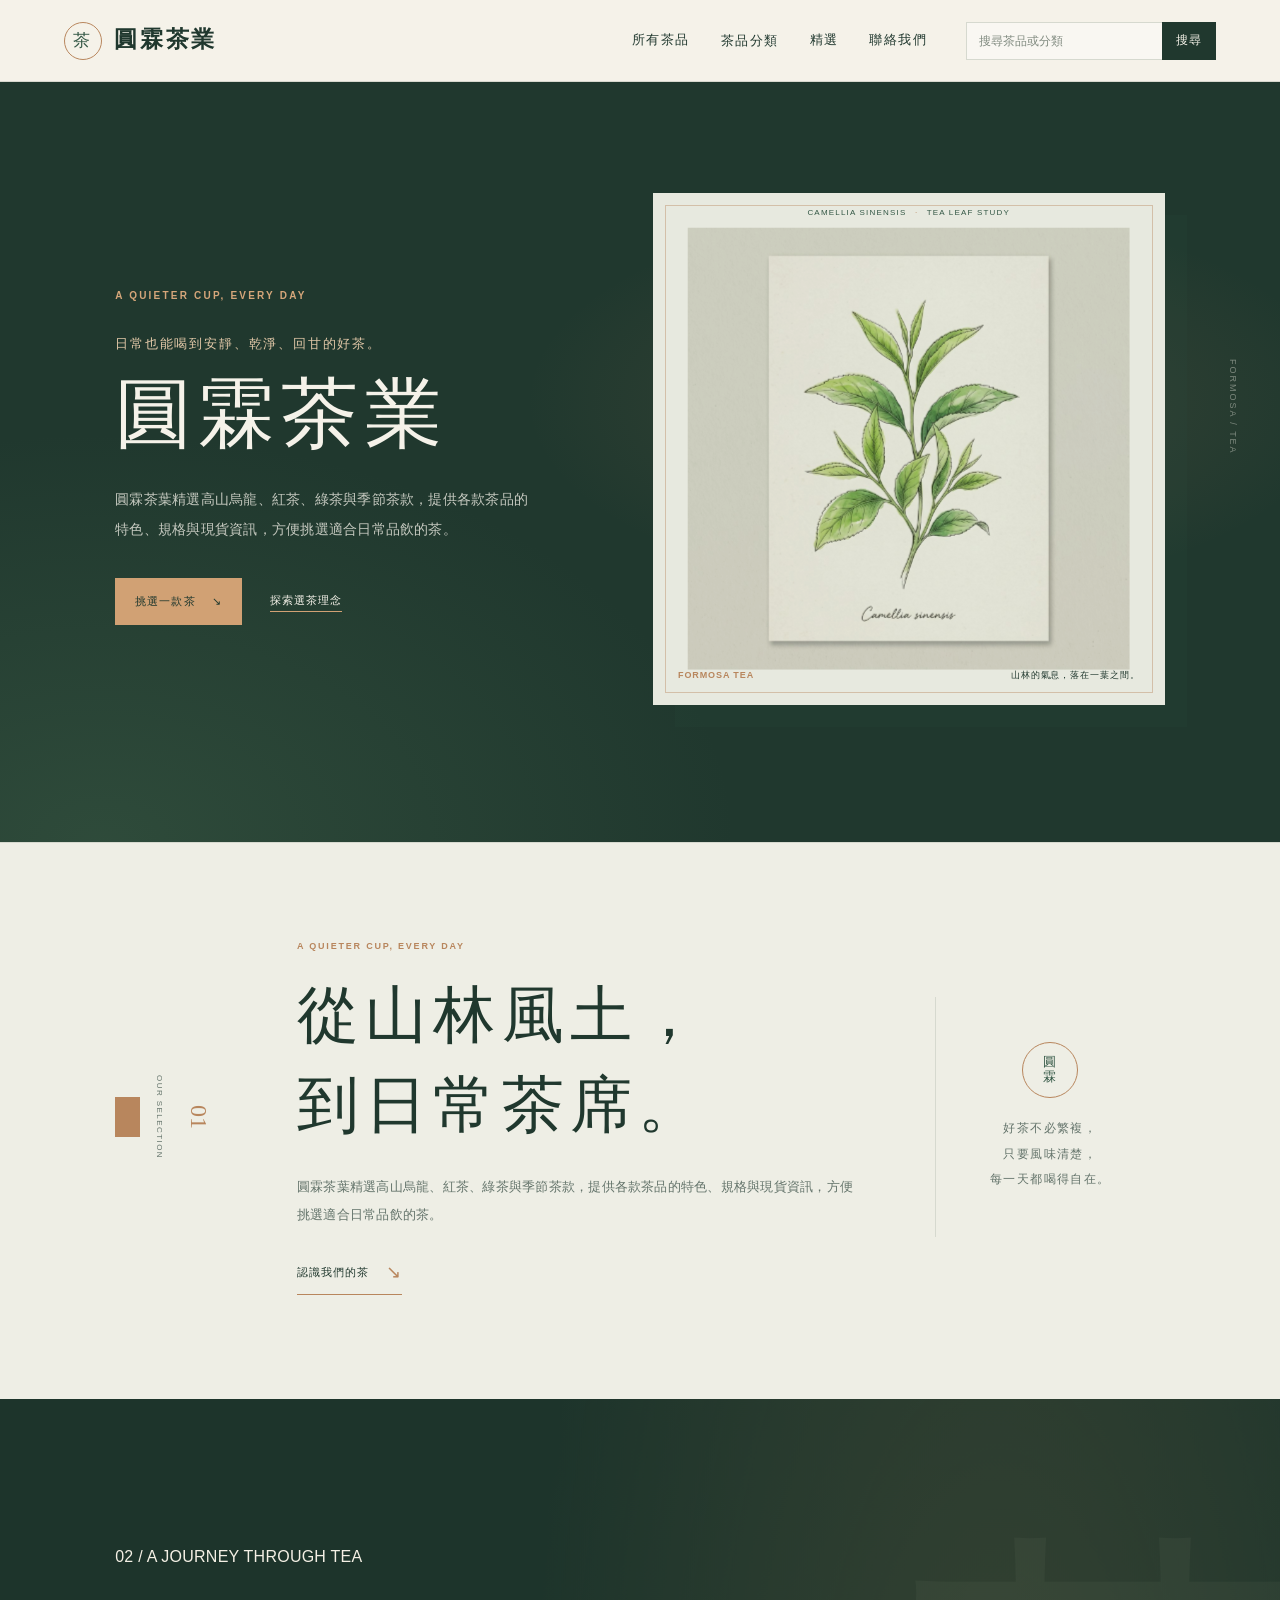
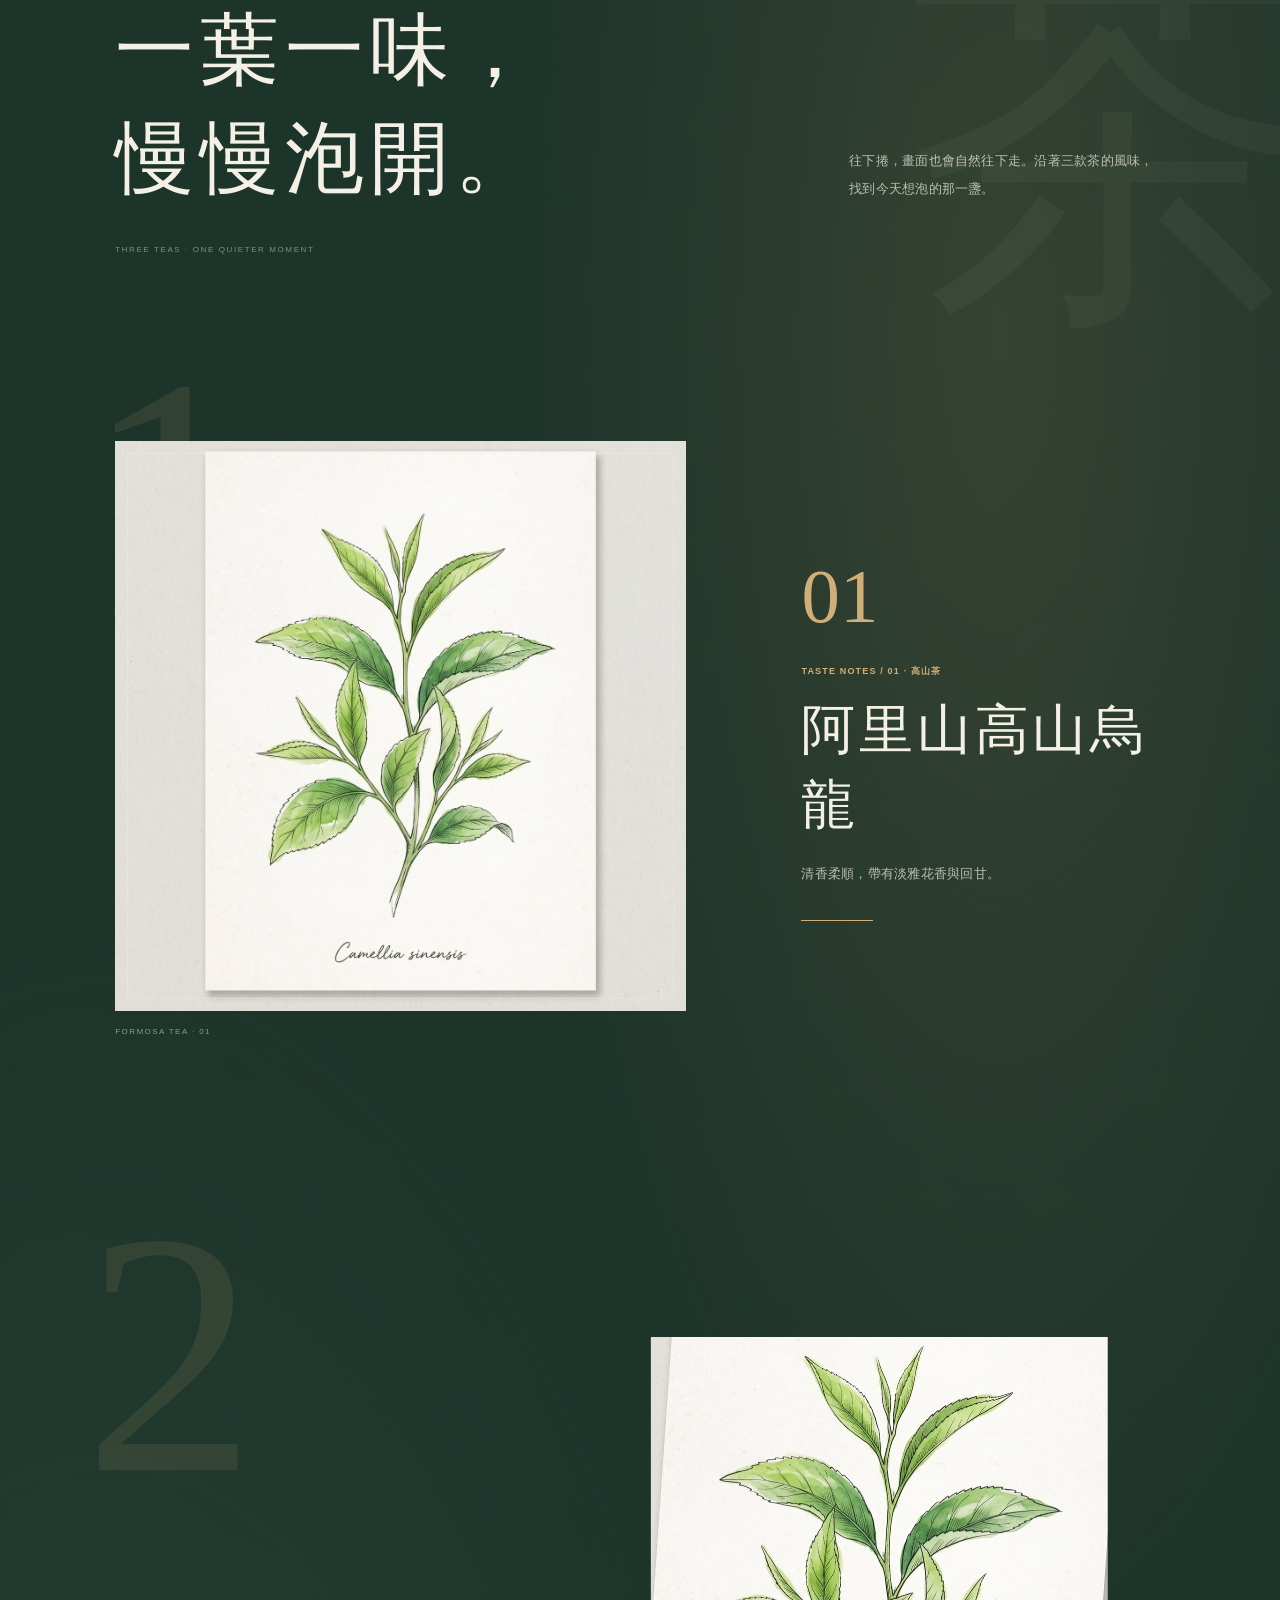
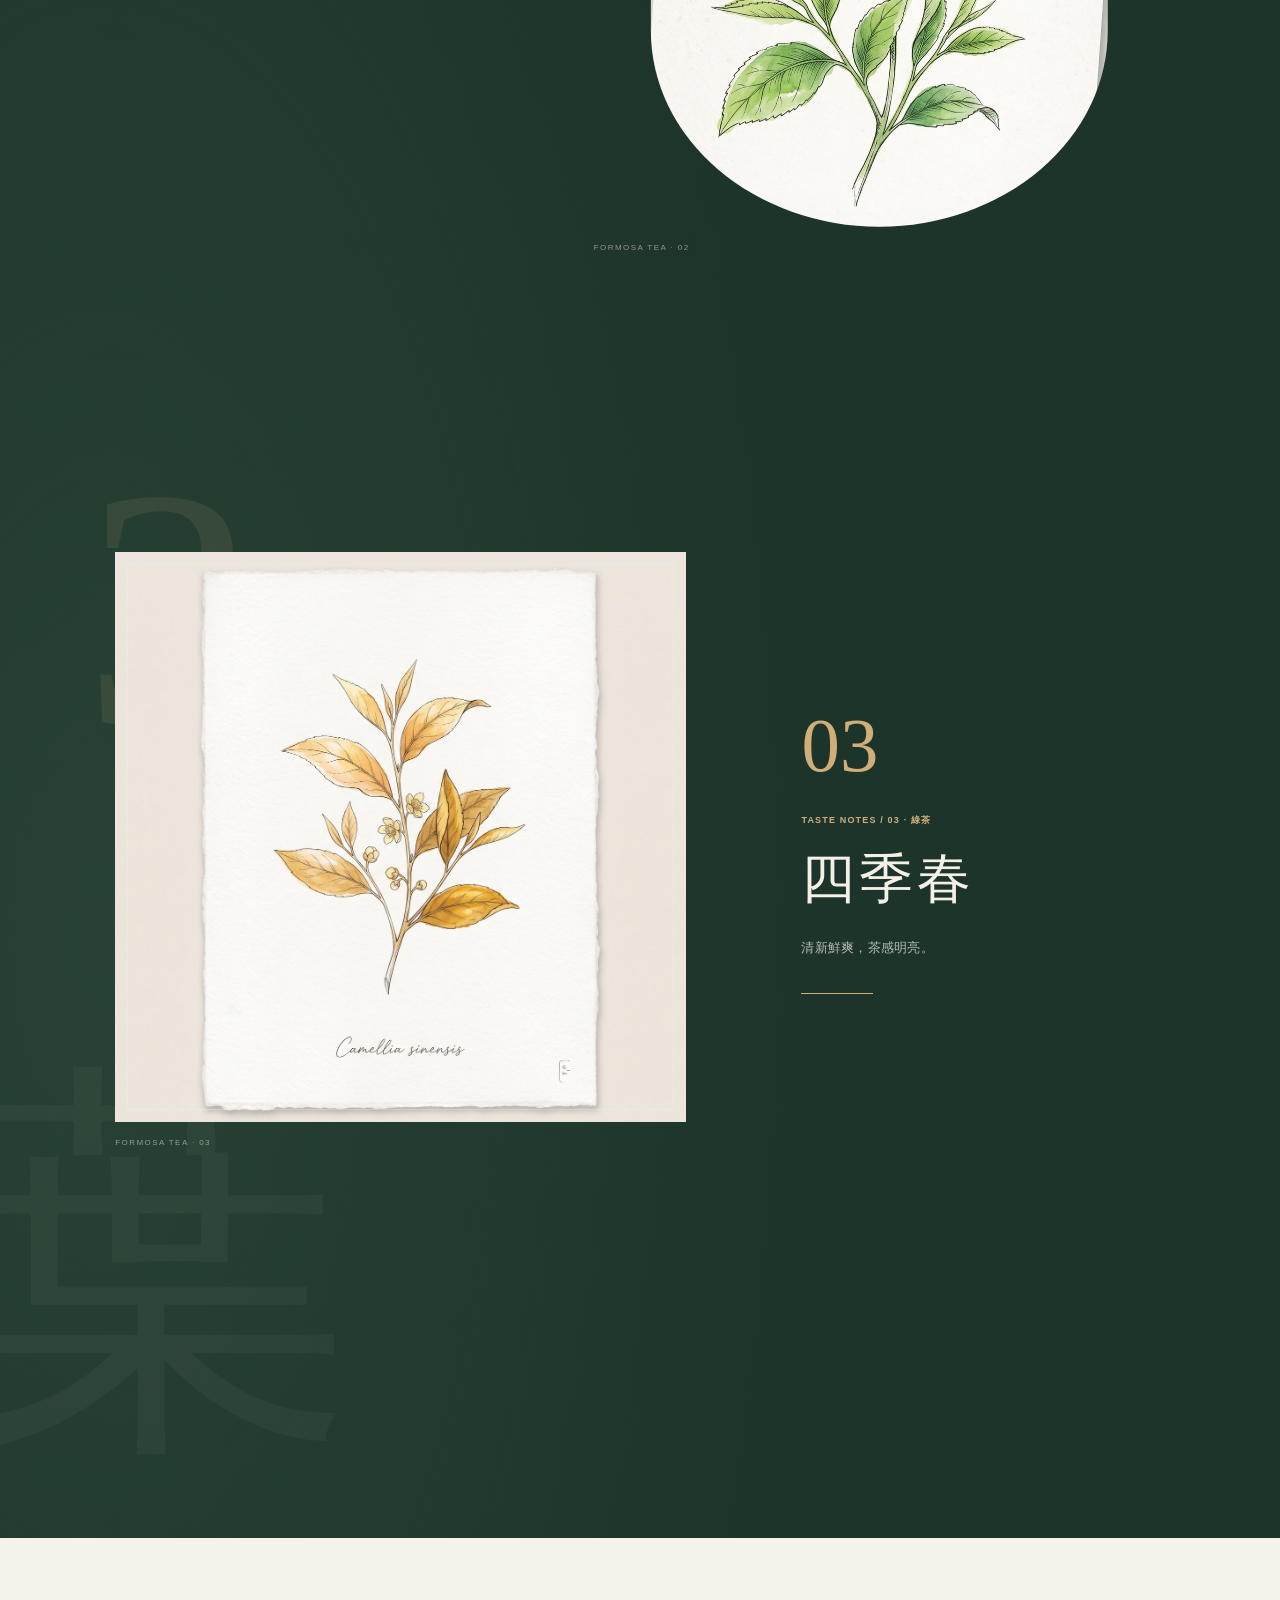
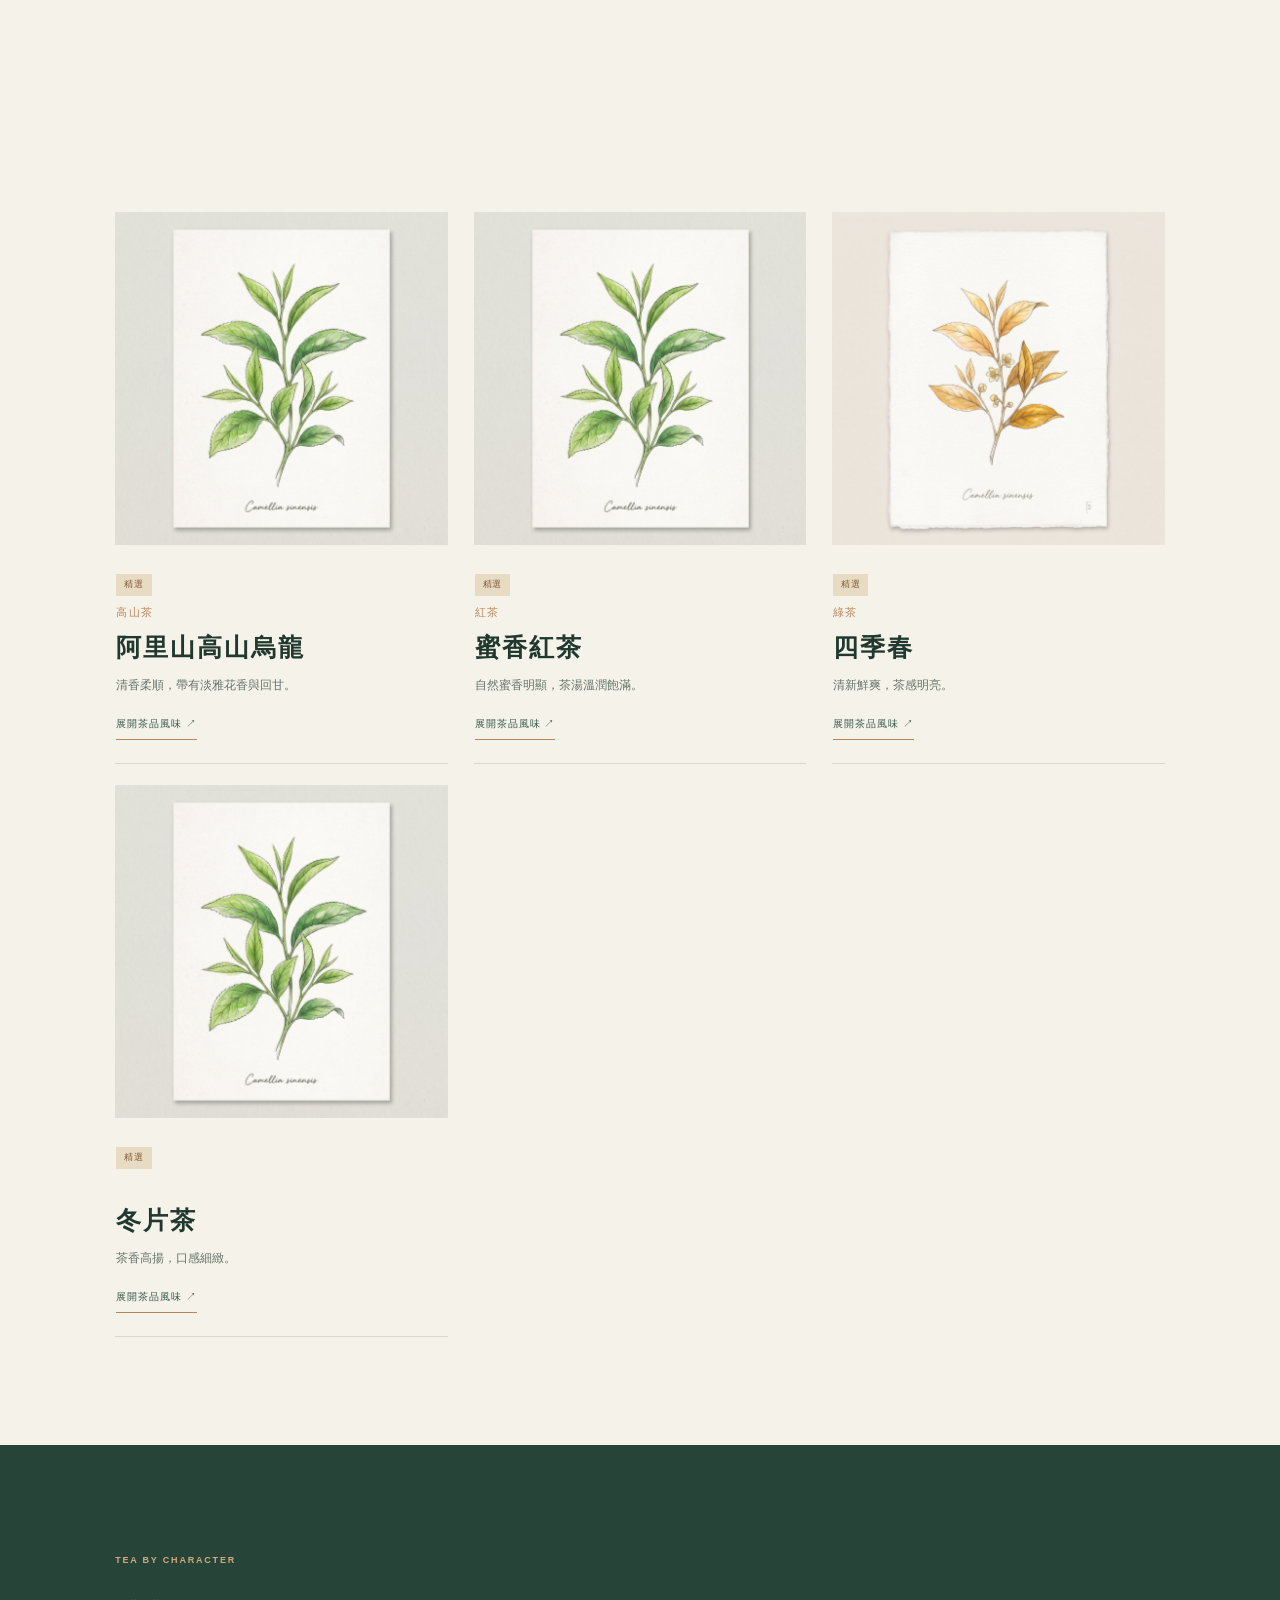
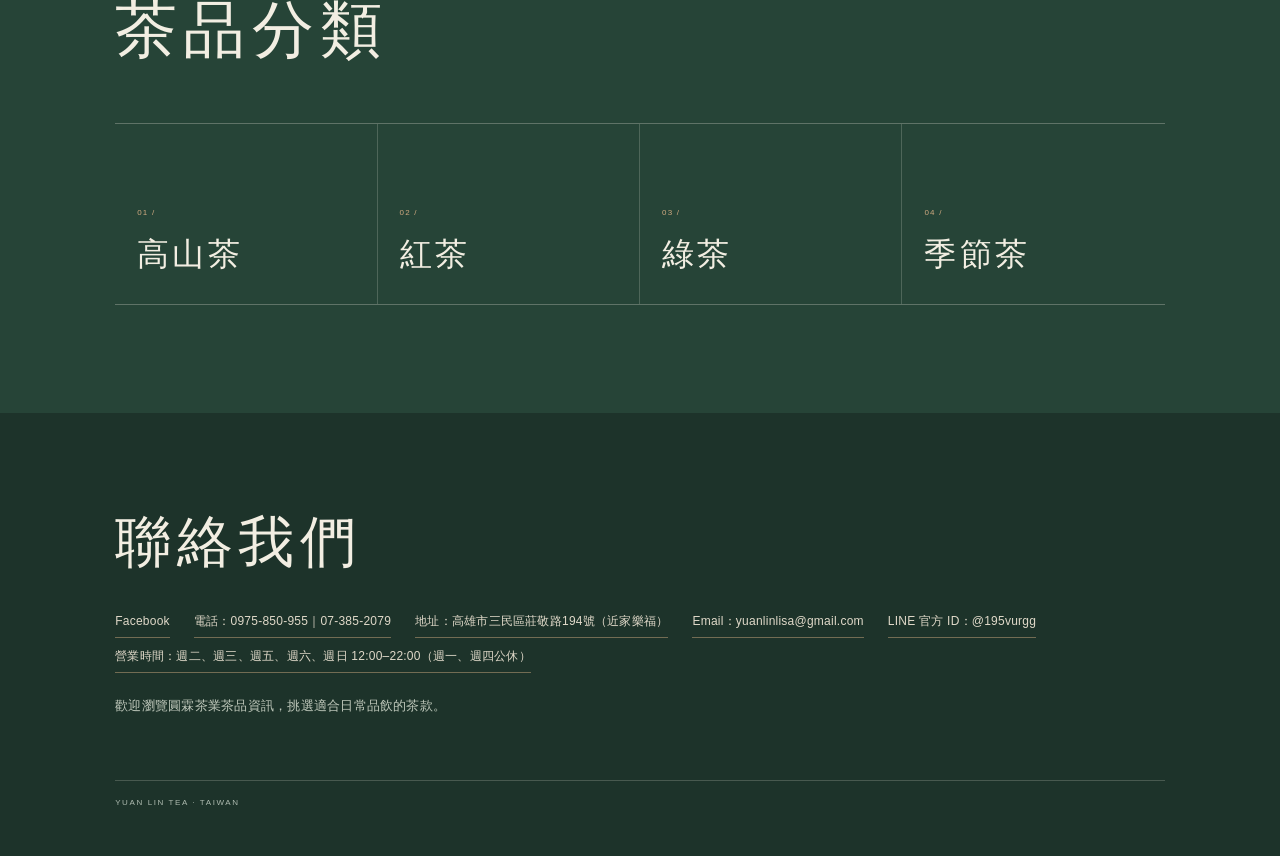
<file: site/index.html>
<!doctype html>
<html lang="zh-Hant">
<head>
  <meta charset="utf-8">
  <meta name="viewport" content="width=device-width, initial-scale=1">
  <title>圓霖茶葉｜圓霖茶業・台灣茶葉選品</title>
  <meta name="description" content="圓霖茶業｜圓霖茶葉精選高山烏龍、紅茶、綠茶與季節茶款，提供各款茶品的特色、規格與現貨資訊，方便挑選適合日常品飲的茶。｜阿里山高山烏龍 / 蜜香紅茶 / 四季春">
  <meta name="keywords" content="圓霖茶業, 圓霖茶葉, 高山茶, 紅茶, 綠茶, 季節茶">
  <meta name="asset-version" content="d27687b4eb06">
  <meta name="robots" content="index, follow">
  <link rel="canonical" href="https://yuanlintea.com.tw/">
  <link rel="icon" href="https://yuanlintea.com.tw/assets/site-icon.png?v=d27687b4eb06">
  <link rel="apple-touch-icon" href="https://yuanlintea.com.tw/assets/site-icon.png?v=d27687b4eb06">
  <meta property="og:type" content="website">
  <meta property="og:site_name" content="圓霖茶業">
  <meta property="og:title" content="圓霖茶葉｜圓霖茶業・台灣茶葉選品">
  <meta property="og:description" content="圓霖茶業｜圓霖茶葉精選高山烏龍、紅茶、綠茶與季節茶款，提供各款茶品的特色、規格與現貨資訊，方便挑選適合日常品飲的茶。｜阿里山高山烏龍 / 蜜香紅茶 / 四季春">
  <meta property="og:url" content="https://yuanlintea.com.tw/">
  <meta property="og:image" content="https://yuanlintea.com.tw/assets/gemini%E7%B6%A0%E8%89%B2.jpg?v=d27687b4eb06">
  <meta name="twitter:card" content="summary_large_image">
  <script type="application/ld+json">[
  {
    "@context": "https://schema.org",
    "@type": "WebSite",
    "name": "圓霖茶業",
    "alternateName": [
      "圓霖茶葉"
    ],
    "url": "https://yuanlintea.com.tw/",
    "potentialAction": {
      "@type": "SearchAction",
      "target": "https://yuanlintea.com.tw/products?q={search_term_string}",
      "query-input": "required name=search_term_string"
    }
  },
  {
    "@context": "https://schema.org",
    "@type": "Organization",
    "name": "圓霖茶業",
    "alternateName": [
      "圓霖茶葉"
    ],
    "description": "圓霖茶業｜圓霖茶葉精選高山烏龍、紅茶、綠茶與季節茶款，提供各款茶品的特色、規格與現貨資訊，方便挑選適合日常品飲的茶。｜阿里山高山烏龍 / 蜜香紅茶 / 四季春",
    "url": "https://yuanlintea.com.tw/",
    "image": "https://yuanlintea.com.tw/assets/optimized/1e135c08610ebe9d13af.jpg?v=d27687b4eb06",
    "logo": "https://yuanlintea.com.tw/assets/site-icon.png?v=d27687b4eb06",
    "sameAs": [
      "https://www.facebook.com/profile.php?id=61579410270539"
    ]
  }
]</script>
  <link rel="stylesheet" href="styles.css?v=d27687b4eb06">
</head>
<body data-page="home">
  <div class="scroll-progress" aria-hidden="true"><span data-scroll-progress></span></div>
  <header class="topbar">
    <a class="brand" href="index.html" data-brand>圓霖茶業</a>
    <nav class="nav-links">
      <a href="products.html">所有茶品</a>
      <div class="nav-menu">
        <button type="button" data-category-toggle>茶品分類</button>
        <div class="category-menu" data-category-menu></div>
      </div>
      <a href="#featured">精選</a>
      <a href="#contact">聯絡我們</a>
    </nav>
    <form class="nav-search" data-nav-search>
      <input type="search" data-product-search placeholder="搜尋茶品或分類">
      <button type="submit">搜尋</button>
    </form>
  </header>

  <main>
    <section class="hero">
      <div class="hero-copy">
        <p class="eyebrow" data-tagline></p>
        <h1 data-hero-title>圓霖茶業</h1>
        <p class="hero-text" data-hero-text>圓霖茶葉精選高山烏龍、紅茶、綠茶與季節茶款，提供各款茶品的特色、規格與現貨資訊，方便挑選適合日常品飲的茶。</p>
        <div class="hero-cta"><a href="#featured">挑選一款茶 <span>↘&#xFE0E;</span></a><a href="#story">探索選茶理念</a></div>
      </div>
    
      <figure class="hero-art">
        <span class="hero-art-kicker">CAMELLIA SINENSIS <i>·</i> TEA LEAF STUDY</span>
        <img data-hero-art-image src="assets/optimized/1e135c08610ebe9d13af.jpg" alt="茶樹枝葉植物圖鑑" fetchpriority="high">
        <figcaption><span>FORMOSA TEA</span><span>山林的氣息，落在一葉之間。</span></figcaption>
      </figure>
    </section>

    <section class="story-section" id="story">
      <div class="story-marker"><span>01</span><span>OUR SELECTION</span><span class="marker-rule"></span></div>
      <div class="story-copy">
        <p class="story-kicker">A QUIETER CUP, EVERY DAY</p>
        <h2>從山林風土，<br>到日常茶席。</h2>
        <p class="story-body" data-story-text></p>
        <a class="story-link" href="#featured"><span>認識我們的茶</span><b>↘&#xFE0E;</b></a>
      </div>
      <div class="story-aside"><span class="story-seal">圓<br>霖</span><p>好茶不必繁複，<br>只要風味清楚，<br>每一天都喝得自在。</p></div>
    </section>

    <section class="scroll-journey" id="tea-journey" aria-label="茶香風味旅程">
      <div class="journey-overview">
        <p class="journey-kicker">02 / A JOURNEY THROUGH TEA</p>
        <div class="journey-overview-row">
          <h2>一葉一味，<br>慢慢泡開。</h2>
          <p>往下捲，畫面也會自然往下走。沿著三款茶的風味，找到今天想泡的那一盞。</p>
        </div>
        <span class="journey-overview-index">THREE TEAS · ONE QUIETER MOMENT</span>
      </div>
      <div class="journey-stories" data-journey-stories></div>
      <a class="journey-return" href="#featured"><span>繼續挑選精選茶品</span><b>↓&#xFE0E;</b></a>
    </section>

    <section class="section featured-section" id="featured">
      <div class="section-head">
        <div><p class="section-kicker">SELECTED TEA / 01—04</p><h2>精選茶品</h2></div>
        <a class="text-link" href="products.html">查看所有茶品</a>
      </div>
      <div class="product-grid featured-grid" data-featured-products></div>
    </section>

    <section class="section category-section">
      <div class="section-head">
        <div><p class="section-kicker">TEA BY CHARACTER</p><h2>茶品分類</h2></div>
      </div>
      <div class="category-links" data-home-categories></div>
    </section>

    <section class="contact" id="contact">
      <h2>聯絡我們</h2>
      <div class="contact-list">
        <a data-facebook target="_blank" rel="noopener">Facebook</a>
        <a data-phone></a>
        <span data-address></span>
        <a data-email></a>
        <span data-line-id></span>
        <span data-business-hours></span>
      </div>
      <p data-footer></p>
    </section>
  </main>

  <dialog class="product-dialog" data-dialog>
    <button class="close" type="button" data-close aria-label="關閉">×</button>
    <div class="dialog-scroll-content">
      <div class="dialog-body">
      <div class="dialog-gallery">
        <div class="image-viewer">
          <button class="image-nav image-prev" type="button" data-image-prev aria-label="上一張">‹</button>
          <img class="dialog-main" data-dialog-main alt="">
          <button class="image-nav image-next" type="button" data-image-next aria-label="下一張">›</button>
        </div>
        <div class="thumbs" data-thumbs></div>
      </div>
      <article class="dialog-copy">
        <p class="eyebrow" data-dialog-category></p>
        <h2 data-dialog-name></h2>
        <p class="price" data-dialog-price></p>
        <p class="stock" data-dialog-stock></p>
        <p class="summary" data-dialog-summary></p>
        <p class="description" data-dialog-description></p>
        <div class="share-row">
          <button class="share-button" type="button" data-share-button>分享商品</button>
          <button class="share-link" type="button" data-copy-link>複製連結</button>
        </div>
        <p class="share-feedback" data-share-feedback></p>
      </article>
      </div>
    </div>
  </dialog>

  <dialog class="image-lightbox" data-lightbox>
    <button class="close" type="button" data-lightbox-close aria-label="關閉">×</button>
    <img class="lightbox-image" data-lightbox-image alt="">
  </dialog>

  <script id="site-data" type="application/json">{
  "site": {
    "brand": "圓霖茶業",
    "tagline": "日常也能喝到安靜、乾淨、回甘的好茶。",
    "hero_title": "圓霖茶業",
    "hero_text": "圓霖茶葉精選高山烏龍、紅茶、綠茶與季節茶款，提供各款茶品的特色、規格與現貨資訊，方便挑選適合日常品飲的茶。",
    "facebook": "https://www.facebook.com/profile.php?id=61579410270539",
    "phone": "0975-850-955｜07-385-2079",
    "address": "高雄市三民區莊敬路194號（近家樂福）",
    "email": "yuanlinlisa@gmail.com",
    "line_id": "@195vurgg",
    "business_hours": "週二、週三、週五、週六、週日 12:00–22:00（週一、週四公休）",
    "footer": "歡迎瀏覽圓霖茶業茶品資訊，挑選適合日常品飲的茶款。",
    "facebook_text": "Facebook",
    "site_icon": "assets/site-icon.png"
  },
  "products": [
    {
      "id": "阿里山高山烏龍",
      "name": "阿里山高山烏龍",
      "category": "高山茶",
      "featured": true,
      "price": "NT$ 800 / 150g",
      "stock": 80,
      "summary": "清香柔順，帶有淡雅花香與回甘。",
      "description": "海拔高、溫差大的茶區孕育出細緻香氣，適合日常熱泡，也很適合做冷泡茶。",
      "main_image": "assets/optimized/1e135c08610ebe9d13af.jpg",
      "featured_image": "",
      "gallery": [
        "assets/optimized/6a99d384c71b1b8c935e.jpg"
      ],
      "search_keys": "8xk7g8cjg8wuxu;4 cjg8t86"
    },
    {
      "id": "蜜香紅茶",
      "name": "蜜香紅茶",
      "category": "紅茶",
      "featured": true,
      "price": "NT$ 700 / 150g",
      "stock": 70,
      "summary": "自然蜜香明顯，茶湯溫潤飽滿。",
      "description": "帶有熟果與蜂蜜般的香氣，入口滑順，單喝舒服，也適合搭配甜點。",
      "main_image": "assets/optimized/1e135c08610ebe9d13af.jpg",
      "featured_image": "",
      "gallery": [
        "assets/optimized/6a99d384c71b1b8c935e.jpg"
      ],
      "search_keys": "au4vucj/6t86 cj/6t86"
    },
    {
      "id": "四季春",
      "name": "四季春",
      "category": "綠茶",
      "featured": true,
      "price": "NT$ 600 / 150g",
      "stock": 60,
      "summary": "清新鮮爽，茶感明亮。",
      "description": "茶湯清透，入口輕盈，帶有淡淡青香，適合喜歡清爽茶感的客人。",
      "main_image": "assets/optimized/3a5c8b11d694dd9cad40.jpg",
      "featured_image": "",
      "gallery": [
        "assets/optimized/6a99d384c71b1b8c935e.jpg"
      ],
      "search_keys": "4ul4tjp xu4t86"
    },
    {
      "id": "冬片茶",
      "name": "冬片茶",
      "category": "",
      "featured": true,
      "price": "NT$ 500 / 150g",
      "stock": 50,
      "summary": "茶香高揚，口感細緻。",
      "description": "冬季採製，香氣乾淨明確，入口細膩，適合做為季節精選展示商品。",
      "main_image": "assets/optimized/1e135c08610ebe9d13af.jpg",
      "featured_image": "",
      "gallery": [
        "assets/optimized/6a99d384c71b1b8c935e.jpg"
      ],
      "search_keys": "eulgk4t86 "
    }
  ],
  "categories": [
    "高山茶",
    "紅茶",
    "綠茶",
    "季節茶"
  ],
  "category_images": {}
}</script>
  <script src="app.js?v=d27687b4eb06"></script>
  <script src="interactions.js?v=d27687b4eb06"></script>
</body>
</html>
</file>
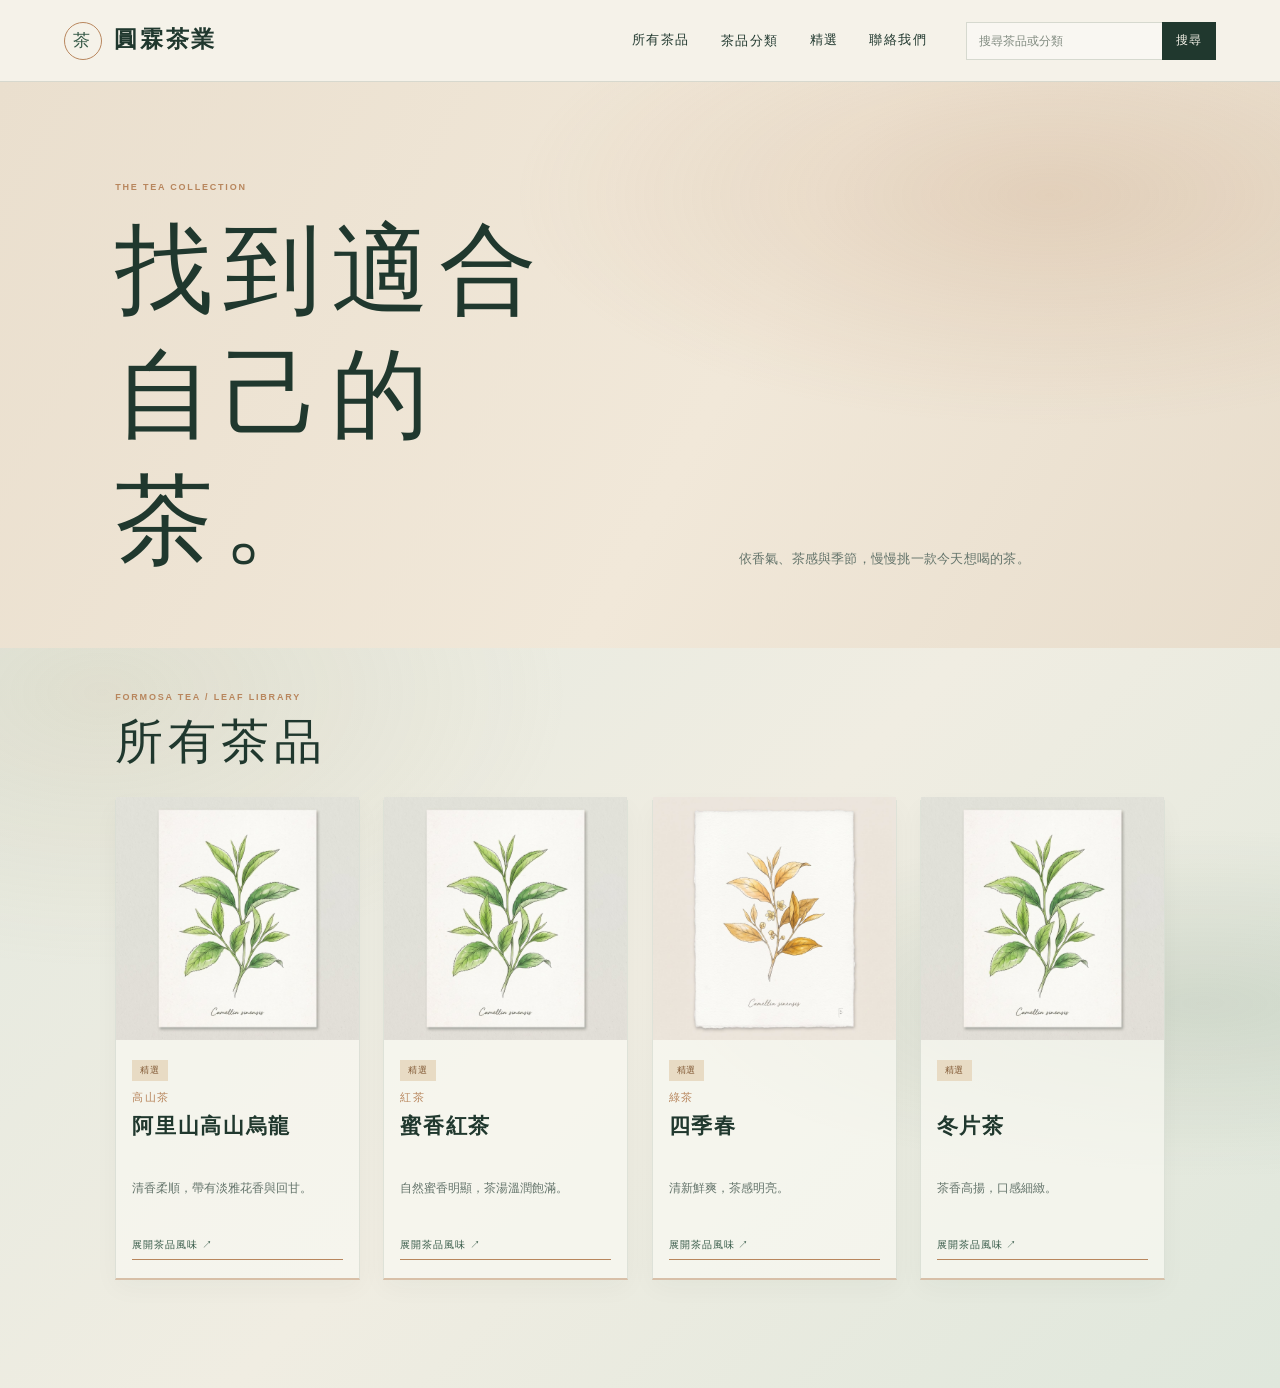
<file: site/products.html>
<!doctype html>
<html lang="zh-Hant">
<head>
  <meta charset="utf-8">
  <meta name="viewport" content="width=device-width, initial-scale=1">
  <title>所有茶品 | 圓霖茶業</title>
  <meta name="description" content="圓霖茶業｜圓霖茶葉精選高山烏龍、紅茶、綠茶與季節茶款，提供各款茶品的特色、規格與現貨資訊，方便挑選適合日常品飲的茶。｜阿里山高山烏龍 / 蜜香紅茶 / 四季春">
  <meta name="keywords" content="圓霖茶業, 圓霖茶葉, 高山茶, 紅茶, 綠茶, 季節茶">
  <meta name="asset-version" content="d27687b4eb06">
  <meta name="robots" content="index, follow">
  <link rel="canonical" href="https://yuanlintea.com.tw/products">
  <link rel="icon" href="https://yuanlintea.com.tw/assets/site-icon.png?v=d27687b4eb06">
  <link rel="apple-touch-icon" href="https://yuanlintea.com.tw/assets/site-icon.png?v=d27687b4eb06">
  <meta property="og:type" content="website">
  <meta property="og:site_name" content="圓霖茶業">
  <meta property="og:title" content="所有茶品 | 圓霖茶業">
  <meta property="og:description" content="圓霖茶業｜圓霖茶葉精選高山烏龍、紅茶、綠茶與季節茶款，提供各款茶品的特色、規格與現貨資訊，方便挑選適合日常品飲的茶。｜阿里山高山烏龍 / 蜜香紅茶 / 四季春">
  <meta property="og:url" content="https://yuanlintea.com.tw/products">
  <meta property="og:image" content="https://yuanlintea.com.tw/assets/gemini%E7%B6%A0%E8%89%B2.jpg?v=d27687b4eb06">
  <meta name="twitter:card" content="summary_large_image">
  <script type="application/ld+json">[
  {
    "@context": "https://schema.org",
    "@type": "WebSite",
    "name": "圓霖茶業",
    "alternateName": [
      "圓霖茶葉"
    ],
    "url": "https://yuanlintea.com.tw/",
    "potentialAction": {
      "@type": "SearchAction",
      "target": "https://yuanlintea.com.tw/products?q={search_term_string}",
      "query-input": "required name=search_term_string"
    }
  },
  {
    "@context": "https://schema.org",
    "@type": "Organization",
    "name": "圓霖茶業",
    "alternateName": [
      "圓霖茶葉"
    ],
    "description": "圓霖茶業｜圓霖茶葉精選高山烏龍、紅茶、綠茶與季節茶款，提供各款茶品的特色、規格與現貨資訊，方便挑選適合日常品飲的茶。｜阿里山高山烏龍 / 蜜香紅茶 / 四季春",
    "url": "https://yuanlintea.com.tw/",
    "image": "https://yuanlintea.com.tw/assets/optimized/1e135c08610ebe9d13af.jpg?v=d27687b4eb06",
    "logo": "https://yuanlintea.com.tw/assets/site-icon.png?v=d27687b4eb06",
    "sameAs": [
      "https://www.facebook.com/profile.php?id=61579410270539"
    ]
  }
]</script>
  <link rel="stylesheet" href="styles.css?v=d27687b4eb06">
</head>
<body data-page="products">
  <div class="scroll-progress" aria-hidden="true"><span data-scroll-progress></span></div>
  <header class="topbar">
    <a class="brand" href="index.html" data-brand>圓霖茶業</a>
    <nav class="nav-links">
      <a href="products.html" data-show-all>所有茶品</a>
      <div class="nav-menu">
        <button type="button" data-category-toggle>茶品分類</button>
        <div class="category-menu" data-category-menu></div>
      </div>
      <a href="index.html#featured">精選</a>
      <a href="index.html#contact">聯絡我們</a>
    </nav>
    <form class="nav-search" data-nav-search>
      <input type="search" data-product-search placeholder="搜尋茶品或分類">
      <button type="submit">搜尋</button>
    </form>
  </header>

  <main>
    <section class="collection-intro">
      <p class="section-kicker">THE TEA COLLECTION</p>
      <h1>找到適合<br>自己的茶。</h1>
      <p>依香氣、茶感與季節，慢慢挑一款今天想喝的茶。</p>
    </section>
    <section class="section product-page" id="products">
      <div class="section-head">
        <h1 data-product-heading>所有茶品</h1>
      </div>
      <div class="product-grid all-products-grid" data-products></div>
      <p class="empty-state" data-empty-state hidden>沒有找到目前搜尋結果，請試試其他關鍵字或分類。</p>
    </section>
  </main>

  <dialog class="product-dialog" data-dialog>
    <button class="close" type="button" data-close aria-label="關閉">×</button>
    <div class="dialog-scroll-content">
      <div class="dialog-body">
      <div class="dialog-gallery">
        <div class="image-viewer">
          <button class="image-nav image-prev" type="button" data-image-prev aria-label="上一張">‹</button>
          <img class="dialog-main" data-dialog-main alt="">
          <button class="image-nav image-next" type="button" data-image-next aria-label="下一張">›</button>
        </div>
        <div class="thumbs" data-thumbs></div>
      </div>
      <article class="dialog-copy">
        <p class="eyebrow" data-dialog-category></p>
        <h2 data-dialog-name></h2>
        <p class="price" data-dialog-price></p>
        <p class="stock" data-dialog-stock></p>
        <p class="summary" data-dialog-summary></p>
        <p class="description" data-dialog-description></p>
        <div class="share-row">
          <button class="share-button" type="button" data-share-button>分享商品</button>
          <button class="share-link" type="button" data-copy-link>複製連結</button>
        </div>
        <p class="share-feedback" data-share-feedback></p>
      </article>
      </div>
    </div>
  </dialog>

  <dialog class="image-lightbox" data-lightbox>
    <button class="close" type="button" data-lightbox-close aria-label="關閉">×</button>
    <img class="lightbox-image" data-lightbox-image alt="">
  </dialog>

  <script id="site-data" type="application/json">{
  "site": {
    "brand": "圓霖茶業",
    "tagline": "日常也能喝到安靜、乾淨、回甘的好茶。",
    "hero_title": "圓霖茶業",
    "hero_text": "圓霖茶葉精選高山烏龍、紅茶、綠茶與季節茶款，提供各款茶品的特色、規格與現貨資訊，方便挑選適合日常品飲的茶。",
    "facebook": "https://www.facebook.com/profile.php?id=61579410270539",
    "phone": "0975-850-955｜07-385-2079",
    "address": "高雄市三民區莊敬路194號（近家樂福）",
    "email": "yuanlinlisa@gmail.com",
    "line_id": "@195vurgg",
    "business_hours": "週二、週三、週五、週六、週日 12:00–22:00（週一、週四公休）",
    "footer": "歡迎瀏覽圓霖茶業茶品資訊，挑選適合日常品飲的茶款。",
    "facebook_text": "Facebook",
    "site_icon": "assets/site-icon.png"
  },
  "products": [
    {
      "id": "阿里山高山烏龍",
      "name": "阿里山高山烏龍",
      "category": "高山茶",
      "featured": true,
      "price": "NT$ 800 / 150g",
      "stock": 80,
      "summary": "清香柔順，帶有淡雅花香與回甘。",
      "description": "海拔高、溫差大的茶區孕育出細緻香氣，適合日常熱泡，也很適合做冷泡茶。",
      "main_image": "assets/optimized/1e135c08610ebe9d13af.jpg",
      "featured_image": "",
      "gallery": [
        "assets/optimized/6a99d384c71b1b8c935e.jpg"
      ],
      "search_keys": "8xk7g8cjg8wuxu;4 cjg8t86"
    },
    {
      "id": "蜜香紅茶",
      "name": "蜜香紅茶",
      "category": "紅茶",
      "featured": true,
      "price": "NT$ 700 / 150g",
      "stock": 70,
      "summary": "自然蜜香明顯，茶湯溫潤飽滿。",
      "description": "帶有熟果與蜂蜜般的香氣，入口滑順，單喝舒服，也適合搭配甜點。",
      "main_image": "assets/optimized/1e135c08610ebe9d13af.jpg",
      "featured_image": "",
      "gallery": [
        "assets/optimized/6a99d384c71b1b8c935e.jpg"
      ],
      "search_keys": "au4vucj/6t86 cj/6t86"
    },
    {
      "id": "四季春",
      "name": "四季春",
      "category": "綠茶",
      "featured": true,
      "price": "NT$ 600 / 150g",
      "stock": 60,
      "summary": "清新鮮爽，茶感明亮。",
      "description": "茶湯清透，入口輕盈，帶有淡淡青香，適合喜歡清爽茶感的客人。",
      "main_image": "assets/optimized/3a5c8b11d694dd9cad40.jpg",
      "featured_image": "",
      "gallery": [
        "assets/optimized/6a99d384c71b1b8c935e.jpg"
      ],
      "search_keys": "4ul4tjp xu4t86"
    },
    {
      "id": "冬片茶",
      "name": "冬片茶",
      "category": "",
      "featured": true,
      "price": "NT$ 500 / 150g",
      "stock": 50,
      "summary": "茶香高揚，口感細緻。",
      "description": "冬季採製，香氣乾淨明確，入口細膩，適合做為季節精選展示商品。",
      "main_image": "assets/optimized/1e135c08610ebe9d13af.jpg",
      "featured_image": "",
      "gallery": [
        "assets/optimized/6a99d384c71b1b8c935e.jpg"
      ],
      "search_keys": "eulgk4t86 "
    }
  ],
  "categories": [
    "高山茶",
    "紅茶",
    "綠茶",
    "季節茶"
  ],
  "category_images": {}
}</script>
  <script src="app.js?v=d27687b4eb06"></script>
  <script src="interactions.js?v=d27687b4eb06"></script>
</body>
</html>
</file>
<file: site/styles.css>
:root {
  --ink: #20382e;
  --muted: #64746b;
  --leaf: #345846;
  --line: #d6d9cf;
  --paper: #f5f2e9;
  --soft: #e8ece2;
  --gold: #b8865d;
  --serif: "Noto Serif TC", "Songti TC", "PMingLiU", serif;
  --sans: "Noto Sans TC", "Microsoft JhengHei", Arial, sans-serif;
}

* { box-sizing: border-box; }
html { scroll-behavior: smooth; }
body {
  margin: 0;
  color: var(--ink);
  background: var(--paper);
  font-family: var(--sans);
  line-height: 1.75;
  letter-spacing: .015em;
}
body, button, input { font-family: var(--sans); }
a { color: inherit; }
button { color: inherit; }

.topbar {
  position: sticky;
  top: 0;
  z-index: 10;
  min-height: 82px;
  display: flex;
  justify-content: space-between;
  align-items: center;
  gap: clamp(18px, 3vw, 42px);
  padding: 14px clamp(20px, 5vw, 78px);
  background: rgba(245, 242, 233, .94);
  border-bottom: 1px solid rgba(32, 56, 46, .14);
  backdrop-filter: blur(14px);
}
.brand {
  display: inline-flex;
  align-items: center;
  gap: 12px;
  flex: 0 0 auto;
  color: var(--ink);
  font-family: var(--serif);
  font-size: 23px;
  font-weight: 700;
  letter-spacing: .12em;
  text-decoration: none;
}
.brand::before {
  content: "茶";
  width: 36px;
  height: 36px;
  display: grid;
  place-items: center;
  border: 1px solid var(--gold);
  border-radius: 50%;
  color: var(--leaf);
  font-family: var(--serif);
  font-size: 17px;
  font-weight: 500;
}
.topbar nav {
  display: flex;
  align-items: center;
  gap: clamp(15px, 2.4vw, 34px);
  margin-left: auto;
  color: var(--ink);
}
.nav-links a, .nav-links button {
  padding: 7px 0;
  border: 0;
  color: inherit;
  background: transparent;
  font-size: 12px;
  letter-spacing: .12em;
  text-decoration: none;
  white-space: nowrap;
  cursor: pointer;
}
.nav-links a:hover, .nav-links button:hover { color: var(--gold); }
.nav-menu { position: relative; }
.category-menu {
  position: absolute;
  top: calc(100% + 12px);
  right: 0;
  min-width: 180px;
  display: none;
  padding: 10px;
  border: 1px solid var(--line);
  background: var(--paper);
  box-shadow: 0 18px 45px rgba(32, 56, 46, .12);
}
.category-menu.open { display: grid; gap: 3px; }
.category-menu button {
  width: 100%;
  padding: 9px 12px;
  text-align: left;
}
.category-menu button:hover { background: var(--soft); }
.nav-search {
  width: min(250px, 20vw);
  min-width: 175px;
  display: flex;
  align-items: center;
  margin: 0;
}
.nav-search input {
  width: 100%;
  min-width: 0;
  height: 38px;
  padding: 0 12px;
  border: 1px solid var(--line);
  border-right: 0;
  border-radius: 0;
  outline-color: var(--gold);
  color: var(--ink);
  background: rgba(255,255,255,.42);
  font-size: 11px;
}
.nav-search input::placeholder { color: #818b80; }
.nav-search button {
  flex: 0 0 auto;
  height: 38px;
  padding: 0 13px;
  border: 1px solid var(--ink);
  color: var(--paper);
  background: var(--ink);
  font-size: 11px;
  letter-spacing: .08em;
  white-space: nowrap;
  cursor: pointer;
}

.hero {
  position: relative;
  min-height: min(760px, calc(100vh - 112px));
  display: grid;
  grid-template-columns: minmax(0, .92fr) minmax(390px, 1.08fr);
  align-items: center;
  gap: clamp(42px, 8vw, 128px);
  padding: 66px clamp(26px, 9vw, 144px) 92px;
  overflow: hidden;
  background:
    radial-gradient(ellipse at 73% 42%, rgba(184, 134, 93, .16), transparent 31%),
    radial-gradient(ellipse at 8% 100%, rgba(74, 111, 82, .34), transparent 38%),
    #20382e;
}
.hero::after {
  content: "FORMOSA / TEA";
  position: absolute;
  right: 3.1vw;
  bottom: 51%;
  color: rgba(245, 242, 233, .42);
  font-size: 9px;
  letter-spacing: .22em;
  writing-mode: vertical-rl;
}
.hero-copy {
  position: relative;
  z-index: 1;
  max-width: 540px;
  padding: 14px 0 0;
}
.hero-copy::before {
  content: "A QUIETER CUP, EVERY DAY";
  display: block;
  margin-bottom: 28px;
  color: var(--gold);
  font-size: 10px;
  font-weight: 600;
  letter-spacing: .22em;
}
.hero-copy .eyebrow {
  margin: 0 0 16px;
  color: #e2c8a8;
  font-size: 13px;
  letter-spacing: .14em;
}
.hero-copy::before { color: #d5a67a; }
.hero-copy h1 {
  margin: 0 0 24px;
  color: var(--paper);
  font-family: var(--serif);
  font-size: clamp(62px, 6vw, 108px);
  font-weight: 500;
  line-height: 1.15;
  letter-spacing: .08em;
  white-space: pre-line;
}
.hero-copy .hero-text {
  max-width: 425px;
  margin: 0;
  color: rgba(245, 242, 233, .78);
  font-size: 14px;
  line-height: 2.15;
}
.hero-cta {
  display: flex;
  align-items: center;
  gap: 28px;
  margin-top: 34px;
}
.hero-cta a, .story-link {
  display: inline-flex;
  align-items: center;
  gap: 16px;
  color: var(--ink);
  font-size: 11px;
  letter-spacing: .1em;
  text-decoration: none;
}
.hero-cta a { color: var(--paper); }
.hero-cta a:first-child {
  padding: 13px 19px;
  border: 1px solid #d1a174;
  color: #20382e;
  background: #d1a174;
}
.hero-cta a:last-child { border-bottom: 1px solid #d1a174; color: var(--paper); }
.hero-cta a:hover, .story-link:hover { color: var(--gold); }
.hero-cta a:first-child:hover { color: #20382e; background: #dfb68e; }
.hero-art {
  position: relative;
  width: min(100%, 560px);
  justify-self: end;
  margin: 0;
  padding: clamp(20px, 3vw, 42px);
  background: #e7e9df;
  box-shadow: 22px 22px 0 rgba(52, 88, 70, .1);
}
.hero-art::before {
  content: "";
  position: absolute;
  inset: 12px;
  z-index: 1;
  border: 1px solid rgba(184, 134, 93, .42);
  pointer-events: none;
}
.hero-art-kicker {
  position: absolute;
  z-index: 2;
  top: 13px;
  left: 50%;
  transform: translateX(-50%);
  color: var(--leaf);
  font-family: var(--sans);
  font-size: 8px;
  letter-spacing: .15em;
  white-space: nowrap;
}
.hero-art-kicker i { padding: 0 5px; color: var(--gold); font-style: normal; }
.hero-art img {
  display: block;
  width: 100%;
  aspect-ratio: 1 / 1;
  object-fit: cover;
  mix-blend-mode: multiply;
}
.hero-art figcaption {
  position: absolute;
  z-index: 2;
  right: 25px;
  bottom: 21px;
  left: 25px;
  display: flex;
  justify-content: space-between;
  gap: 10px;
  color: var(--ink);
  font-size: 9px;
  letter-spacing: .1em;
}
.hero-art figcaption span:first-child { color: var(--gold); font-weight: 700; }

.story-section {
  display: grid;
  grid-template-columns: 105px minmax(0, 1fr) 230px;
  gap: clamp(28px, 6vw, 94px);
  align-items: center;
  padding: 96px clamp(26px, 9vw, 144px) 104px;
  border-top: 1px solid var(--line);
  background: #eeeee5;
}
.story-marker {
  align-self: stretch;
  display: flex;
  flex-direction: column;
  align-items: center;
  gap: 12px;
  color: var(--muted);
  font-size: 8px;
  letter-spacing: .18em;
  writing-mode: vertical-rl;
}
.story-marker span:first-child { color: var(--gold); font-family: var(--serif); font-size: 24px; letter-spacing: 0; }
.marker-rule { width: 1px; flex: 1; min-height: 40px; background: var(--gold); }
.story-copy { max-width: 700px; }
.story-kicker, .section-kicker {
  margin: 0 0 16px;
  color: var(--gold);
  font-size: 9px;
  font-weight: 700;
  letter-spacing: .2em;
}
.story-copy h2 {
  margin: 0 0 22px;
  font-family: var(--serif);
  font-size: clamp(36px, 5vw, 62px);
  font-weight: 500;
  line-height: 1.45;
  letter-spacing: .1em;
}
.story-body { max-width: 600px; color: var(--muted); font-size: 13px; line-height: 2.2; }
.story-link { margin-top: 14px; padding-bottom: 6px; border-bottom: 1px solid var(--gold); }
.story-link b { color: var(--gold); font-size: 18px; font-weight: 400; }
.story-aside {
  min-height: 240px;
  display: flex;
  flex-direction: column;
  align-items: center;
  justify-content: center;
  gap: 18px;
  border-left: 1px solid var(--line);
  color: var(--muted);
  text-align: center;
  font-family: var(--serif);
  font-size: 12px;
  line-height: 2.1;
  letter-spacing: .12em;
}
.story-aside p { margin: 0; }
.story-seal {
  width: 56px;
  height: 56px;
  display: grid;
  place-items: center;
  border: 1px solid var(--gold);
  border-radius: 50%;
  color: var(--leaf);
  font-size: 13px;
  line-height: 1.15;
}

.section {
  padding: 108px clamp(26px, 9vw, 144px);
}
.section-head {
  display: flex;
  justify-content: space-between;
  align-items: end;
  gap: 28px;
  margin-bottom: 38px;
}
.section-head h2 {
  margin: 0;
  font-family: var(--serif);
  font-size: clamp(36px, 5vw, 58px);
  font-weight: 500;
  letter-spacing: .1em;
}
.section-head .section-kicker { margin-bottom: 8px; }
.text-link {
  padding: 0 0 8px;
  border-bottom: 1px solid var(--gold);
  color: var(--ink);
  font-size: 11px;
  letter-spacing: .1em;
  text-decoration: none;
}
.text-link::after { content: " ↗\FE0E"; color: var(--gold); }
.product-grid {
  display: grid;
  grid-template-columns: repeat(3, minmax(0, 1fr));
  gap: clamp(16px, 2vw, 30px);
}
.featured-section .product-grid { grid-template-columns: repeat(3, minmax(0, 1fr)); }
.product-page .product-grid { grid-template-columns: repeat(4, minmax(0, 1fr)); }
.product-card {
  position: relative;
  display: flex;
  flex-direction: column;
  align-items: stretch;
  padding: 0;
  overflow: hidden;
  border: 0;
  border-bottom: 1px solid var(--line);
  border-radius: 0;
  color: var(--ink);
  background: transparent;
  text-align: left;
  font: inherit;
  cursor: pointer;
  transition: transform .25s ease;
}
.product-card:hover { transform: translateY(-5px); }
.product-card img {
  display: block;
  width: 100%;
  aspect-ratio: 1 / 1;
  object-fit: cover;
  background: #e9e9df;
  mix-blend-mode: multiply;
  transition: transform .6s cubic-bezier(.2,.65,.3,1);
}
.product-card:hover img { transform: scale(1.035); }
.product-card div { padding: 19px 1px 23px; }
.product-card .badge {
  display: inline-block;
  width: fit-content;
  margin: 0 0 7px;
  padding: 3px 8px;
  border-radius: 0;
  color: #835b37;
  background: #e8dbc4;
  font-size: 9px;
  letter-spacing: .08em;
}
.product-card .eyebrow {
  height: 1.7em;
  min-height: 1.7em;
  margin: 0 0 4px;
  overflow: hidden;
  color: var(--gold);
  font-size: 10px;
  letter-spacing: .12em;
  text-overflow: ellipsis;
  white-space: nowrap;
}
.product-card h3 {
  margin: 0 0 5px;
  font-family: var(--serif);
  font-size: clamp(18px, 2vw, 23px);
  font-weight: 600;
  letter-spacing: .08em;
}
.product-card p:not(.eyebrow):not(.badge) { margin: 5px 0 0; color: var(--muted); font-size: 11px; line-height: 1.9; }
.product-card .price { color: var(--leaf); font-size: 12px; font-weight: 700; }
.empty-state { margin: 32px 0; color: var(--muted); }

.category-section {
  color: #f2eee2;
  background: #264437;
}
.category-section .section-kicker { color: #d0aa80; }
.category-section .section-head h2 { color: #f2eee2; }
.category-links {
  counter-reset: tea-category;
  display: grid;
  grid-template-columns: repeat(4, minmax(0, 1fr));
  gap: 0;
  border-top: 1px solid rgba(242, 238, 226, .28);
  border-bottom: 1px solid rgba(242, 238, 226, .28);
}
.category-links[data-count="5"] { grid-template-columns: repeat(5, minmax(0, 1fr)); }
.category-links a {
  position: relative;
  min-height: 180px;
  display: flex;
  align-items: end;
  padding: 22px;
  overflow: hidden;
  border: 0;
  border-right: 1px solid rgba(242, 238, 226, .2);
  border-radius: 0;
  color: #f2eee2;
  background: transparent;
  box-shadow: none;
  text-align: left;
  text-decoration: none;
  transition: background .2s ease;
}
.category-links a:last-child { border-right: 0; }
.category-links a::before { background: rgba(18, 42, 32, .42); z-index: 1; }
.category-card-image { opacity: .45; transition: transform .5s ease, opacity .3s ease; }
.category-links a span {
  position: relative;
  z-index: 2;
  font-family: var(--serif);
  font-size: clamp(20px, 2.6vw, 32px);
  font-weight: 500;
  letter-spacing: .1em;
}
.category-links a span::before {
  counter-increment: tea-category;
  content: "0" counter(tea-category) " / ";
  display: block;
  margin-bottom: 6px;
  color: #d0aa80;
  font-family: var(--sans);
  font-size: 8px;
  letter-spacing: .15em;
}
.category-links a:hover { color: white; background: rgba(255,255,255,.04); }
.category-links a:hover .category-card-image { transform: scale(1.06); opacity: .62; }

.contact {
  padding: 80px clamp(26px, 9vw, 144px) 46px;
  color: #f2eee2;
  background: #1d332a;
}
.contact h2 {
  margin: 0 0 16px;
  font-family: var(--serif);
  font-size: clamp(36px, 5vw, 56px);
  font-weight: 500;
  letter-spacing: .1em;
}
.contact > p { max-width: 580px; margin: 22px 0 0; color: #bfc8bb; font-size: 12px; }
.contact-list { display: flex; flex-wrap: wrap; gap: 8px 24px; margin: 20px 0; }
.contact-list a, .contact-list span {
  padding: 0 0 5px;
  border: 0;
  border-bottom: 1px solid rgba(208,170,128,.48);
  border-radius: 0;
  color: #e0d9c9;
  background: transparent;
  font-size: 11px;
  text-decoration: none;
}
.contact::after {
  content: "YUAN LIN TEA · TAIWAN";
  display: block;
  margin-top: 62px;
  padding-top: 15px;
  border-top: 1px solid rgba(242, 238, 226, .2);
  color: #aebbb0;
  font-size: 8px;
  letter-spacing: .2em;
}

.collection-intro {
  display: grid;
  grid-template-columns: 1.1fr .9fr;
  align-items: end;
  gap: 24px 8vw;
  padding: 98px clamp(26px, 9vw, 144px) 64px;
  background: #e9ece2;
}
.collection-intro .section-kicker { grid-column: 1 / -1; margin: 0 0 -12px; }
.collection-intro h1 {
  margin: 0;
  font-family: var(--serif);
  font-size: clamp(52px, 8vw, 98px);
  font-weight: 500;
  line-height: 1.28;
  letter-spacing: .1em;
}
.collection-intro > p:last-child { max-width: 310px; margin: 0 0 12px; color: var(--muted); font-size: 13px; line-height: 2.1; }
.product-page { min-height: 60vh; padding-top: 44px; }
.product-page .section-head { margin-bottom: 28px; }
.product-page .section-head h1 { margin: 0; font-family: var(--serif); font-size: 27px; font-weight: 500; letter-spacing: .1em; }

.product-dialog {
  position: fixed;
  inset: 12px;
  margin: auto;
  width: min(1080px, calc(100vw - 30px));
  max-width: 1080px;
  max-height: calc(100vh - 24px);
  overflow: hidden;
  padding: 0;
  border: 1px solid var(--line);
  border-radius: 0;
  color: var(--ink);
  background: var(--paper);
}
.dialog-scroll-content {
  max-height: calc(100vh - 28px);
  overflow-y: auto;
  overscroll-behavior: contain;
  -webkit-overflow-scrolling: touch;
}
@supports (height: 100dvh) {
  .product-dialog { max-height: calc(100dvh - 24px); }
  .dialog-scroll-content { max-height: calc(100dvh - 28px); }
}
.product-dialog::backdrop { background: rgba(18, 33, 26, .72); backdrop-filter: blur(4px); }
.close {
  position: absolute;
  top: 12px;
  right: 12px;
  z-index: 3;
  width: 40px;
  height: 40px;
  border: 1px solid var(--line);
  border-radius: 50%;
  color: var(--ink);
  background: var(--paper);
  font-size: 24px;
  cursor: pointer;
}
.dialog-body { display: grid; grid-template-columns: minmax(0, 1.05fr) minmax(280px, .95fr); gap: clamp(24px, 5vw, 62px); padding: clamp(22px, 5vw, 56px); }
.image-viewer { position: relative; }
.dialog-main { display: block; width: 100%; aspect-ratio: 1 / 1; object-fit: cover; background: var(--soft); cursor: zoom-in; }
.image-nav { position: absolute; top: 50%; width: 40px; height: 48px; transform: translateY(-50%); border: 0; color: white; background: rgba(32,56,46,.72); font-size: 28px; cursor: pointer; }
.image-prev { left: 0; }
.image-next { right: 0; }
.image-nav[hidden] { display: none; }
.thumbs { display: flex; gap: 9px; overflow-x: auto; padding-top: 12px; }
.thumbs button { padding: 0; border: 1px solid transparent; background: transparent; cursor: pointer; }
.thumbs button.active { border-color: var(--gold); }
.thumbs img { display: block; width: 70px; height: 58px; object-fit: cover; }
.dialog-copy { align-self: center; padding-right: 16px; }
.dialog-copy .eyebrow { color: var(--gold); font-size: 10px; letter-spacing: .14em; }
.dialog-copy h2 { margin: 8px 0 18px; font-family: var(--serif); font-size: 34px; font-weight: 500; letter-spacing: .08em; }
.dialog-copy .price { color: var(--leaf); font-size: 14px; font-weight: 700; }
.dialog-copy .stock { color: var(--gold); font-size: 12px; }
.dialog-copy .stock.sold-out { color: #a24e3f; }
.dialog-copy .summary, .dialog-copy .description { color: var(--muted); font-size: 13px; line-height: 2.1; }
.share-row { display: flex; flex-wrap: wrap; gap: 8px; margin-top: 24px; }
.share-button, .share-link { min-width: 126px; height: 42px; border: 1px solid var(--ink); border-radius: 0; color: var(--ink); background: transparent; font: inherit; font-size: 11px; cursor: pointer; }
.share-button { color: white; background: var(--ink); }
.share-feedback { min-height: 20px; color: var(--muted); font-size: 11px; }
.image-lightbox { width: min(1200px, calc(100vw - 24px)); max-width: 1200px; padding: 0; border: 0; background: transparent; }
.image-lightbox::backdrop { background: rgba(12, 16, 14, .9); }
.lightbox-image { display: block; width: 100%; max-height: calc(100vh - 36px); object-fit: contain; }

@media (max-width: 980px) {
  .topbar { flex-wrap: wrap; }
  .topbar nav { order: 3; width: 100%; margin: 0; justify-content: center; }
  .nav-search { margin-left: auto; }
  .hero { grid-template-columns: minmax(0, .9fr) minmax(300px, 1fr); gap: 38px; padding-right: 7vw; padding-left: 7vw; }
  .story-section { grid-template-columns: 64px minmax(0, 1fr) 170px; gap: 28px; padding-right: 7vw; padding-left: 7vw; }
  .section, .contact { padding-right: 7vw; padding-left: 7vw; }
  .product-page .product-grid { grid-template-columns: repeat(3, minmax(0, 1fr)); }
}
@media (max-width: 700px) {
  .topbar { min-height: 0; gap: 10px 14px; padding: 12px 18px; }
  .brand { font-size: 19px; }
  .brand::before { width: 32px; height: 32px; }
  .topbar nav { order: 3; width: 100%; justify-content: space-between; gap: 8px; overflow-x: auto; }
  .nav-links a, .nav-links button { font-size: 10px; letter-spacing: .06em; }
  .nav-search { order: 2; width: min(44vw, 220px); min-width: 0; }
  .nav-search input { height: 34px; font-size: 10px; }
  .nav-search button { height: 34px; padding: 0 9px; font-size: 10px; }
  .category-menu { left: 0; right: auto; }
  .hero { min-height: 0; grid-template-columns: 1fr; gap: 42px; padding: 58px 24px 70px; }
  .hero::after { right: 10px; bottom: 46%; font-size: 7px; }
  .hero-copy { padding: 0; }
  .hero-copy::before { margin-bottom: 17px; font-size: 8px; }
  .hero-copy .eyebrow { font-size: 11px; }
  .hero-copy h1 { margin-bottom: 15px; font-size: clamp(60px, 18vw, 86px); }
  .hero-copy .hero-text { max-width: 100%; font-size: 12px; }
  .hero-cta { gap: 18px; margin-top: 22px; }
  .hero-cta a { font-size: 9px; }
  .hero-art { width: min(100%, 460px); justify-self: center; padding: 22px; }
  .hero-art::before { inset: 8px; }
  .hero-art figcaption { right: 16px; bottom: 14px; left: 16px; font-size: 7px; }
  .story-section { grid-template-columns: 28px 1fr; gap: 18px; padding: 68px 24px 74px; }
  .story-marker { gap: 9px; font-size: 7px; }
  .story-marker span:first-child { font-size: 20px; }
  .story-copy h2 { font-size: 38px; }
  .story-body { font-size: 11px; }
  .story-aside { grid-column: 2; min-height: 0; flex-direction: row; justify-content: flex-start; padding-top: 20px; border-top: 1px solid var(--line); border-left: 0; text-align: left; }
  .story-aside p { font-size: 10px; }
  .section { padding: 72px 24px; }
  .section-head { display: flex; align-items: end; gap: 12px; margin-bottom: 25px; }
  .section-head h2 { font-size: 38px; }
  .section-head .section-kicker { font-size: 8px; }
  .text-link { font-size: 9px; white-space: nowrap; }
  .featured-section .product-grid, .product-page .product-grid { grid-template-columns: repeat(2, minmax(0, 1fr)); gap: 18px 13px; }
  .product-card img { aspect-ratio: .88 / 1; }
  .product-card div { padding: 12px 0 17px; }
  .product-card h3 { font-size: 17px; }
  .product-card p:not(.eyebrow):not(.badge) { font-size: 10px; }
  .category-links { grid-template-columns: repeat(2, minmax(0, 1fr)); }
  .category-links a { min-height: 140px; padding: 15px; border-bottom: 1px solid rgba(242,238,226,.2); }
  .category-links a:nth-child(2n) { border-right: 0; }
  .category-links a:last-child { border-right: 0; }
  .category-links a:nth-last-child(-n+2) { border-bottom: 0; }
  .category-links[data-count="5"] a:nth-child(4) { border-bottom: 1px solid rgba(242,238,226,.2); }
  .category-links[data-count="5"] a:nth-child(5) {
    grid-column: 1 / -1;
    justify-content: center;
    border-right: 0;
  }
  .category-links[data-count="5"] a:nth-child(5) span { text-align: center; }
  .category-links a span { font-size: 21px; }
  .contact { padding: 64px 24px 34px; }
  .contact h2 { font-size: 39px; }
  .contact-list { gap: 8px 14px; }
  .collection-intro { grid-template-columns: 1fr; gap: 14px; padding: 68px 24px 44px; }
  .collection-intro .section-kicker { margin: 0; }
  .collection-intro h1 { font-size: 61px; }
  .collection-intro > p:last-child { margin: 0; font-size: 11px; }
  .product-page { padding-top: 34px; }
  .product-page .section-head h1 { font-size: 22px; }
  .dialog-body { grid-template-columns: 1fr; gap: 20px; padding: 18px; }
  .dialog-copy { padding: 0 4px 8px; }
  .dialog-copy h2 { font-size: 27px; }
}
@media (prefers-reduced-motion: reduce) {
  *, *::before, *::after { scroll-behavior: auto !important; transition-duration: .01ms !important; }
}

/* Scroll-led details, only used in this standalone style preview. */
.scroll-progress { position: fixed; z-index: 30; inset: 0 0 auto; height: 3px; pointer-events: none; }
.scroll-progress span { display: block; width: 100%; height: 100%; background: var(--gold); transform: scaleX(0); transform-origin: left center; will-change: transform; }
.hero-art { transform: translate3d(0, var(--scroll-parallax, 0px), 0); transition: transform .18s ease-out; }
.reveal-on-scroll { opacity: 0; transform: translateY(22px); transition: opacity .7s ease, transform .7s cubic-bezier(.2,.7,.2,1); }
.reveal-on-scroll.is-visible { opacity: 1; transform: translateY(0); }
.product-card.reveal-on-scroll:nth-child(2) { transition-delay: .08s; }
.product-card.reveal-on-scroll:nth-child(3) { transition-delay: .16s; }
.product-card.reveal-on-scroll:nth-child(4) { transition-delay: .24s; }

/* Flowing story layout: every chapter stays in normal document flow. */
.scroll-journey {
  position: relative;
  min-height: 0;
  padding: clamp(72px, 10vw, 145px) clamp(24px, 9vw, 144px) clamp(68px, 9vw, 125px);
  overflow: hidden;
  color: #f4f0e5;
  background:
    radial-gradient(ellipse at 78% 16%, rgba(169, 133, 84, .18), transparent 34%),
    radial-gradient(ellipse at 8% 82%, rgba(83, 118, 88, .2), transparent 42%),
    #1d342b;
}
.scroll-journey::before, .scroll-journey::after { position: absolute; z-index: 0; color: rgba(244,240,229,.035); font-family: var(--serif); font-size: clamp(200px, 32vw, 480px); line-height: 1; pointer-events: none; }
.scroll-journey::before { content: "茶"; top: 4%; right: -3%; }
.scroll-journey::after { content: "葉"; bottom: 2%; left: -4%; }
.journey-overview, .journey-stories, .journey-return { position: relative; z-index: 1; width: min(100%, 1220px); margin-right: auto; margin-left: auto; }
.journey-overview { margin-bottom: clamp(70px, 10vw, 142px); }
.journey-overview .journey-kicker { margin-bottom: 26px; }
.journey-overview-row { display: grid; grid-template-columns: minmax(0, 1.1fr) minmax(240px, .55fr); align-items: end; gap: clamp(30px, 8vw, 120px); }
.journey-overview-row h2 { margin: 0; color: #f4f0e5; font-family: var(--serif); font-size: clamp(42px, 6.2vw, 82px); font-weight: 500; line-height: 1.36; letter-spacing: .075em; }
.journey-overview-row > p { max-width: 330px; margin: 0 0 10px; color: rgba(244,240,229,.72); font-size: 12px; line-height: 2.15; }
.journey-overview-index { display: inline-block; margin-top: 30px; color: rgba(244,240,229,.48); font-size: 8px; letter-spacing: .2em; }
.journey-stories { display: grid; gap: clamp(82px, 12vw, 168px); }
.journey-story { display: grid; grid-template-columns: minmax(0, 1.1fr) minmax(280px, .7fr); align-items: center; gap: clamp(42px, 9vw, 132px); }
.journey-story.is-reversed { grid-template-columns: minmax(280px, .7fr) minmax(0, 1.1fr); }
.journey-story.is-reversed .journey-story-visual { order: 2; }
.journey-story.is-reversed .journey-story-copy { order: 1; }
.journey-story-visual { min-width: 0; }
.journey-story-image { position: relative; height: clamp(330px, 46vw, 570px); overflow: hidden; background: rgba(245,242,233,.08); }
.journey-story:nth-child(2) .journey-story-image { height: clamp(300px, 39vw, 490px); }
.journey-story-image::after { position: absolute; inset: 12px; border: 1px solid rgba(245,242,233,.28); content: ""; pointer-events: none; }
.journey-story-image img { display: block; width: 100%; height: 100%; object-fit: cover; transform: translate3d(0, var(--story-parallax, 0px), 0) scale(1.08); transition: transform .12s linear; will-change: transform; }
.journey-story-visual > span { display: block; margin-top: 14px; color: rgba(244,240,229,.53); font-size: 8px; letter-spacing: .18em; }
.journey-story-copy { position: relative; padding: 24px 0; }
.journey-story-number { margin: 0 0 28px; color: #d0ae78; font-family: var(--serif); font-size: 42px; font-weight: 400; line-height: 1; }
.journey-story-kicker { margin: 0 0 13px; color: #d0ae78; font-size: 9px; font-weight: 600; letter-spacing: .13em; }
.journey-story-copy h3 { margin: 0; color: #f4f0e5; font-family: var(--serif); font-size: clamp(30px, 3.2vw, 46px); font-weight: 500; line-height: 1.4; letter-spacing: .07em; }
.journey-story-summary { max-width: 390px; margin: 17px 0 0; color: rgba(244,240,229,.72); font-size: 12px; line-height: 2.1; }
.journey-story-rule { display: block; width: 72px; height: 1px; margin-top: 32px; background: #d0ae78; }
.journey-return { display: flex; justify-content: space-between; align-items: center; margin-top: clamp(82px, 11vw, 150px); padding: 22px 0; border-top: 1px solid rgba(244,240,229,.25); border-bottom: 1px solid rgba(244,240,229,.25); color: #f4f0e5; font-size: 11px; letter-spacing: .1em; text-decoration: none; }
.journey-return b { display: grid; width: 34px; height: 34px; place-items: center; border: 1px solid rgba(244,240,229,.35); border-radius: 50%; color: #d0ae78; font-size: 17px; font-weight: 400; transition: transform .25s ease; }
.journey-return:hover b { transform: translateY(4px); }

@media (max-width: 700px) {
  .scroll-journey { padding: 65px 24px 72px; }
  .journey-overview { margin-bottom: 65px; }
  .journey-overview-row { grid-template-columns: 1fr; gap: 16px; }
  .journey-overview-row h2 { font-size: clamp(39px, 11vw, 54px); }
  .journey-overview-row > p { max-width: 360px; font-size: 11px; }
  .journey-overview-index { margin-top: 20px; font-size: 7px; }
  .journey-stories { gap: 62px; }
  .journey-story, .journey-story.is-reversed { grid-template-columns: 1fr; gap: 24px; }
  .journey-story.is-reversed .journey-story-visual, .journey-story.is-reversed .journey-story-copy { order: initial; }
  .journey-story-image, .journey-story:nth-child(2) .journey-story-image { height: clamp(260px, 82vw, 390px); }
  .journey-story-image::after { inset: 8px; }
  .journey-story-visual > span { margin-top: 10px; font-size: 7px; }
  .journey-story-copy { padding: 0 2px 0 15px; border-left: 1px solid rgba(208,174,120,.55); }
  .journey-story-number { margin-bottom: 16px; font-size: 34px; }
  .journey-story-copy h3 { font-size: 31px; }
  .journey-story-summary { margin-top: 10px; font-size: 11px; }
  .journey-story-rule { margin-top: 22px; }
  .journey-return { margin-top: 68px; font-size: 10px; }
}
@media (prefers-reduced-motion: reduce) {
  .reveal-on-scroll { opacity: 1; transform: none; }
  .journey-story-image img { transform: none; transition: none; }
  .journey-return b { transition: none; }
}

/* A more expressive scroll reveal while the document itself keeps moving normally. */
.journey-story { position: relative; isolation: isolate; min-height: min(78vh, 760px); }
.journey-story::before { position: absolute; z-index: -1; top: -9%; left: -3%; color: rgba(208,174,120,.11); content: attr(data-story-index); font-family: var(--serif); font-size: clamp(190px, 27vw, 380px); font-weight: 400; line-height: 1; letter-spacing: -.08em; pointer-events: none; }
.journey-story.reveal-on-scroll { opacity: 1; transform: none; transition: none; }
.journey-story-visual { position: relative; isolation: isolate; }
.journey-story-visual::before { position: absolute; z-index: -1; inset: 6% -4% -3% 8%; background: rgba(190,151,96,.42); content: ""; transform: rotate(6deg) scale(.92); transition: transform 1s cubic-bezier(.2,.75,.2,1), opacity 1s ease; opacity: .7; }
.journey-story.is-reversed .journey-story-visual::before { transform: rotate(-6deg) scale(.92); }
.journey-story-image { clip-path: inset(0 10% 0 10% round 48% 48% 0 0); transition: clip-path 1.05s cubic-bezier(.2,.75,.2,1); }
.journey-story:nth-child(2) .journey-story-image { clip-path: inset(0 10% 0 10% round 0 0 48% 48%); }
.journey-story:nth-child(3) .journey-story-image { clip-path: inset(0 10% 0 10% round 46% 0 46% 0); }
.journey-story-parallax { width: 100%; height: 100%; transform: translate3d(0, var(--story-parallax, 0px), 0); transition: transform .1s linear; will-change: transform; }
.journey-story-image img { transform: scale(1.24) rotate(-4deg); transition: transform 1.05s cubic-bezier(.2,.75,.2,1); }
.journey-story.is-reversed .journey-story-image img { transform: scale(1.24) rotate(4deg); }
.journey-story.is-visible .journey-story-image { clip-path: inset(0 0 0 0 round 0); }
.journey-story.is-visible .journey-story-visual::before { transform: rotate(0) scale(1); opacity: 1; }
.journey-story.is-visible .journey-story-image img { transform: scale(1.08) rotate(0); }
.journey-story-copy { opacity: 0; transform: translate3d(54px, 0, 0); transition: opacity .75s ease .16s, transform .9s cubic-bezier(.2,.75,.2,1) .16s; }
.journey-story.is-reversed .journey-story-copy { transform: translate3d(-54px, 0, 0); }
.journey-story.is-visible .journey-story-copy { opacity: 1; transform: translate3d(0,0,0); }
.journey-story-number { position: relative; z-index: 1; font-size: clamp(48px, 6vw, 82px); }
.journey-story-copy h3 { font-size: clamp(34px, 4.2vw, 60px); }
@media (max-width: 700px) {
  .journey-story { min-height: 0; }
  .journey-story::before { top: -7%; left: -5%; font-size: 180px; }
  .journey-story-visual::before { inset: 5% -3% -2% 6%; }
  .journey-story-image { clip-path: inset(0 7% 0 7% round 45% 45% 0 0); }
  .journey-story:nth-child(2) .journey-story-image { clip-path: inset(0 7% 0 7% round 0 0 45% 45%); }
  .journey-story:nth-child(3) .journey-story-image { clip-path: inset(0 7% 0 7% round 44% 0 44% 0); }
  .journey-story-parallax { transition-duration: .08s; }
  .journey-story-image img, .journey-story.is-reversed .journey-story-image img { transform: scale(1.2) rotate(-3deg); }
  .journey-story.is-visible .journey-story-image img { transform: scale(1.08) rotate(0); }
  .journey-story-copy, .journey-story.is-reversed .journey-story-copy { transform: translate3d(0, 30px, 0); }
  .journey-story.is-visible .journey-story-copy { transform: translate3d(0,0,0); }
}
@media (prefers-reduced-motion: reduce) {
  .journey-story-image, .journey-story-parallax, .journey-story-image img, .journey-story-visual::before, .journey-story-copy { clip-path: none; transform: none !important; opacity: 1; transition: none; }
}

/* Collection pages reveal the tea itself while leaving the page scroll untouched. */
.collection-intro.is-filtered {
  position: relative;
  min-height: min(62vh, 680px);
  grid-template-columns: minmax(0, 1.2fr) minmax(220px, .55fr);
  align-content: center;
  overflow: hidden;
  background:
    radial-gradient(ellipse at 82% 56%, rgba(169, 133, 84, .2), transparent 28%),
    #e9ece2;
}
.collection-intro.is-filtered::after {
  position: absolute;
  top: 50%;
  right: 4vw;
  color: rgba(38, 68, 55, .07);
  content: "01";
  font-family: var(--serif);
  font-size: clamp(200px, 33vw, 470px);
  line-height: .8;
  transform: translateY(-46%);
  pointer-events: none;
}
.collection-intro.is-filtered .section-kicker,
.collection-intro.is-filtered h1,
.collection-intro.is-filtered > p:last-child { position: relative; z-index: 1; }
.collection-intro.is-filtered .section-kicker { margin-bottom: 0; color: var(--gold); }
.collection-intro.is-filtered h1 { font-size: clamp(66px, 10vw, 142px); line-height: 1.2; letter-spacing: .08em; }
.collection-intro.is-filtered > p:last-child { align-self: end; max-width: 320px; margin-bottom: 12px; font-size: 14px; }
.product-page .product-grid.has-single-product { grid-template-columns: minmax(0, 1fr); }
.product-grid { counter-reset: tea-product; }
.product-card {
  isolation: isolate;
  overflow: visible;
  counter-increment: tea-product;
}
.product-card.reveal-on-scroll { opacity: 1; transform: none; transition: none; }
.product-card::before {
  position: absolute;
  z-index: 2;
  top: 14px;
  left: 15px;
  color: #f5f1e6;
  content: counter(tea-product, decimal-leading-zero);
  font-family: var(--serif);
  font-size: clamp(25px, 3vw, 42px);
  font-weight: 400;
  line-height: 1;
  text-shadow: 0 1px 18px rgba(15, 28, 21, .36);
  pointer-events: none;
}
.product-card-visual {
  position: relative;
  width: 100%;
  aspect-ratio: 1 / 1;
  padding: 0 !important;
  overflow: hidden;
  background: #d8d9ca;
  clip-path: polygon(0 8%, 86% 0, 100% 8%, 100% 92%, 12% 100%, 0 92%);
  transition: clip-path .95s cubic-bezier(.2,.75,.2,1), transform .8s cubic-bezier(.2,.75,.2,1);
}
.product-card-visual::before {
  position: absolute;
  z-index: -1;
  inset: 8% -4% -4% 7%;
  background: rgba(190, 151, 96, .45);
  content: "";
  transform: rotate(5deg) scale(.92);
  transition: transform .95s cubic-bezier(.2,.75,.2,1);
}
.product-card:nth-child(2) .product-card-visual { clip-path: polygon(10% 0, 100% 8%, 100% 92%, 88% 100%, 0 92%, 0 8%); }
.product-card:nth-child(2) .product-card-visual::before { transform: rotate(-5deg) scale(.92); }
.product-card:nth-child(3) .product-card-visual { clip-path: polygon(0 12%, 12% 0, 100% 0, 100% 88%, 88% 100%, 0 100%); }
.product-card:nth-child(4) .product-card-visual { clip-path: polygon(0 0, 88% 0, 100% 12%, 100% 100%, 12% 100%, 0 88%); }
.product-card.is-visible .product-card-visual { clip-path: polygon(0 0, 100% 0, 100% 100%, 0 100%); transform: translateY(-4px); }
.product-card.is-visible .product-card-visual::before { transform: rotate(0) scale(1); }
.product-card-visual img {
  position: relative;
  z-index: 1;
  width: 100%;
  height: 100%;
  aspect-ratio: auto;
  object-fit: cover;
  transform: translate3d(0, var(--card-scroll, 0px), 0) scale(1.2) rotate(-4deg);
  transition: transform 1s cubic-bezier(.2,.75,.2,1);
  will-change: transform;
}
.product-card.is-visible .product-card-visual img { transform: translate3d(0, var(--card-scroll, 0px), 0) scale(1.04) rotate(0); }
.product-card:nth-child(even) .product-card-visual img { transform: translate3d(0, var(--card-scroll, 0px), 0) scale(1.2) rotate(4deg); }
.product-card:nth-child(even).is-visible .product-card-visual img { transform: translate3d(0, var(--card-scroll, 0px), 0) scale(1.04) rotate(0); }
.product-card-visual-label { position: absolute; z-index: 2; right: 14px; bottom: 13px; padding: 6px 8px; color: #f4f0e5; background: rgba(23, 45, 35, .72); font-size: 8px; letter-spacing: .16em; }
.product-card > div:not(.product-card-visual) {
  position: relative;
  z-index: 1;
  padding: 19px 1px 23px;
  opacity: 0;
  transform: translate3d(0, 24px, 0);
  transition: opacity .65s ease .14s, transform .8s cubic-bezier(.2,.75,.2,1) .14s;
}
.product-card.is-visible > div:not(.product-card-visual) { opacity: 1; transform: translate3d(0,0,0); }
.product-card-explore { display: inline-block; margin-top: 18px; padding-bottom: 6px; border-bottom: 1px solid var(--gold); color: var(--leaf); font-size: 9px; letter-spacing: .1em; }

.product-page .product-grid.has-single-product .product-card {
  display: grid;
  width: min(100%, 1160px);
  min-height: clamp(410px, 48vw, 630px);
  grid-template-columns: minmax(0, 1.12fr) minmax(300px, .88fr);
  align-items: center;
  gap: clamp(35px, 8vw, 110px);
  margin: 0 auto;
  border: 0;
}
.product-grid.has-single-product .product-card::before { top: 7%; left: 7%; font-size: clamp(38px, 5vw, 66px); }
.product-grid.has-single-product .product-card-visual {
  aspect-ratio: 1.06 / 1;
  clip-path: polygon(16% 0, 100% 0, 100% 100%, 0 100%, 0 14%);
}
.product-grid.has-single-product .product-card.is-visible .product-card-visual { clip-path: polygon(0 0, 100% 0, 100% 100%, 0 100%); }
.product-grid.has-single-product .product-card-visual::before { inset: 9% -5% -4% 9%; }
.product-grid.has-single-product .product-card > div:not(.product-card-visual) { padding: clamp(25px, 5vw, 68px) 5% clamp(30px, 5vw, 70px) 0; }
.product-grid.has-single-product .product-card .eyebrow { height: auto; color: var(--gold); font-size: 11px; }
.product-grid.has-single-product .product-card h3 { margin-top: 12px; font-size: clamp(34px, 5vw, 62px); line-height: 1.25; }
.product-grid.has-single-product .product-card p:not(.eyebrow):not(.badge) { max-width: 330px; margin-top: 16px; font-size: 13px; line-height: 2.1; }
.product-grid.has-single-product .product-card-explore { margin-top: 28px; font-size: 10px; }

@media (max-width: 700px) {
  .collection-intro.is-filtered { min-height: 390px; grid-template-columns: 1fr; gap: 18px; padding: 60px 24px 48px; }
  .collection-intro.is-filtered::after { top: 36%; right: -2vw; font-size: 54vw; }
  .collection-intro.is-filtered .section-kicker { margin: 0; }
  .collection-intro.is-filtered h1 { font-size: clamp(60px, 17vw, 86px); }
  .collection-intro.is-filtered > p:last-child { max-width: 275px; margin: 0; font-size: 11px; }
  .product-card-visual { aspect-ratio: .88 / 1; }
  .product-card-visual-label { right: 8px; bottom: 8px; padding: 5px 6px; font-size: 7px; }
  .product-card::before { top: 9px; left: 9px; font-size: 27px; }
  .product-card > div:not(.product-card-visual) { padding: 12px 0 17px; }
  .product-card-explore { margin-top: 13px; font-size: 8px; }
  .product-page .product-grid.has-single-product .product-card { min-height: 0; grid-template-columns: 1fr; gap: 19px; }
  .product-grid.has-single-product .product-card-visual { aspect-ratio: .96 / 1; }
  .product-grid.has-single-product .product-card::before { top: 12px; left: 12px; font-size: 34px; }
  .product-grid.has-single-product .product-card > div:not(.product-card-visual) { padding: 8px 5px 12px; }
  .product-grid.has-single-product .product-card h3 { margin-top: 8px; font-size: 37px; }
  .product-grid.has-single-product .product-card p:not(.eyebrow):not(.badge) { margin-top: 10px; font-size: 11px; }
  .product-grid.has-single-product .product-card-explore { margin-top: 16px; }
}
@media (prefers-reduced-motion: reduce) {
  .product-card.reveal-on-scroll { opacity: 1; }
  .product-card-visual, .product-card-visual::before, .product-card-visual img, .product-card > div:not(.product-card-visual) { clip-path: none; transform: none !important; opacity: 1; transition: none; }
}

/* Let tea photography carry the composition; motion stays inside the image. */
.product-card::before { content: none; }
.product-card-visual {
  background: transparent;
  clip-path: none;
  transition: none;
}
.product-card-visual::before { display: none; }
.product-card:nth-child(n) .product-card-visual { clip-path: none; }
.product-card-visual img {
  clip-path: inset(0 3% 0 3% round 18% 18% 0 0);
  transform: translate3d(0, var(--card-scroll, 0px), 0) scale(1.08) rotate(-1.2deg);
  transition: clip-path .85s cubic-bezier(.2,.75,.2,1), transform .95s cubic-bezier(.2,.75,.2,1);
}
.product-card.is-visible .product-card-visual img,
.product-card:nth-child(even) .product-card-visual img,
.product-card:nth-child(even).is-visible .product-card-visual img {
  transform: translate3d(0, var(--card-scroll, 0px), 0) scale(1.025) rotate(0);
}
.product-card.is-visible .product-card-visual img { clip-path: inset(0 round 0); }
.product-card:hover .product-card-visual img { transform: translate3d(0, var(--card-scroll, 0px), 0) scale(1.055) rotate(0); }
.product-card-visual-label { display: none; }
.product-grid.has-single-product .product-card-visual { clip-path: none; }
.product-grid.has-single-product .product-card.is-visible .product-card-visual { clip-path: none; transform: none; }
.product-grid.has-single-product .product-card-visual img { clip-path: inset(0 2% 0 2% round 22% 22% 0 0); }
.product-grid.has-single-product .product-card.is-visible .product-card-visual img { clip-path: inset(0 round 0); }

.section-head h2 { font-size: clamp(40px, 5.2vw, 62px); }
.nav-links a, .nav-links button { font-size: 13px; }
.nav-search input, .nav-search button { font-size: 12px; }
.text-link { font-size: 12px; }
.product-card .eyebrow { font-size: 11px; }
.product-card h3 { font-size: clamp(20px, 2.1vw, 25px); }
.product-card p:not(.eyebrow):not(.badge) { font-size: 12px; }
.product-card-explore { font-size: 10px; }
.journey-overview-row > p, .journey-story-summary { font-size: 13px; }
.contact > p { font-size: 13px; }
.contact-list a, .contact-list span { font-size: 12px; }

.product-dialog[open] { animation: tea-dialog-in .38s cubic-bezier(.2,.75,.2,1) both; }
.product-dialog[open]::backdrop { animation: tea-backdrop-in .3s ease both; }
@keyframes tea-dialog-in { from { opacity: 0; transform: translateY(12px) scale(.975); } to { opacity: 1; transform: translateY(0) scale(1); } }
@keyframes tea-backdrop-in { from { opacity: 0; } to { opacity: 1; } }

@media (max-width: 700px) {
  .nav-links a, .nav-links button { font-size: 11px; }
  .nav-search input, .nav-search button { font-size: 11px; }
  .section-head h2 { font-size: 40px; }
  .text-link { font-size: 10px; }
  .product-card .eyebrow { font-size: 11px; }
  .product-card h3 { font-size: 18px; }
  .product-card p:not(.eyebrow):not(.badge) { font-size: 12px; }
  .product-card-explore { font-size: 9px; }
  .journey-overview-row > p, .journey-story-summary { font-size: 12px; }
  .product-grid.has-single-product .product-card h3 { font-size: 39px; }
  .product-grid.has-single-product .product-card p:not(.eyebrow):not(.badge) { font-size: 12px; }
}
@media (prefers-reduced-motion: reduce) {
  .product-dialog[open], .product-dialog[open]::backdrop { animation: none; }
  .product-card-visual img { clip-path: none; }
}

@media (hover: hover) and (pointer: fine) and (prefers-reduced-motion: no-preference) {
  .hero-art {
    transform: perspective(1300px) rotateX(var(--hero-tilt-y, 0deg)) rotateY(var(--hero-tilt-x, 0deg)) translate3d(0, var(--scroll-parallax, 0px), 0);
    transition: transform .24s cubic-bezier(.2,.75,.2,1);
    will-change: transform;
  }
  .hero-art img {
    transform: translate3d(var(--hero-image-x, 0px), var(--hero-image-y, 0px), 0) scale(1.015);
    transition: transform .38s cubic-bezier(.2,.75,.2,1);
  }
}

@media (prefers-reduced-motion: reduce) {
  .hero-art, .hero-art img { transform: none !important; transition: none !important; }
}

/* Keep the scroll-story motion around the photo, not as a colored block over it. */
.journey-story-visual::before { display: none !important; }

@media (prefers-reduced-motion: reduce) {
  html { scroll-behavior: auto !important; }
  *, *::before, *::after { animation: none !important; transition: none !important; }
  .reveal-on-scroll { opacity: 1 !important; transform: none !important; }
  .product-card-visual img, .journey-story-image, .journey-story-parallax,
  .journey-story-image img, .hero-art, .hero-art img {
    clip-path: none !important;
    transform: none !important;
  }
}

/* Give the full collection its own quiet tea garden palette. */
.collection-intro:not(.is-filtered) {
  background:
    radial-gradient(ellipse at 82% 20%, rgba(184, 134, 93, .22), transparent 36%),
    linear-gradient(118deg, #eadfce 0%, #f1e8d9 56%, #e8ddcc 100%);
}
.product-page {
  position: relative;
  isolation: isolate;
  background:
    radial-gradient(ellipse at 8% 6%, rgba(188, 158, 113, .15), transparent 28%),
    radial-gradient(ellipse at 94% 48%, rgba(84, 119, 92, .15), transparent 32%),
    linear-gradient(135deg, #e4e9df 0%, #f0ede2 48%, #dfe7dc 100%);
  scroll-margin-top: 82px;
}
.product-page .section-head h1 {
  font-size: clamp(34px, 4vw, 48px);
  line-height: 1.25;
}
.product-page .section-head h1::before {
  display: block;
  margin-bottom: 9px;
  color: var(--gold);
  content: "FORMOSA TEA / LEAF LIBRARY";
  font-family: var(--sans);
  font-size: 9px;
  font-weight: 700;
  letter-spacing: .2em;
}
.product-page .product-grid {
  align-items: stretch;
  gap: clamp(16px, 1.8vw, 26px);
}
.product-page .product-card {
  min-width: 0;
  border: 1px solid rgba(52, 82, 65, .12);
  border-bottom: 2px solid rgba(184, 134, 93, .48);
  background: rgba(249, 248, 241, .72);
  box-shadow: 0 8px 24px rgba(31, 55, 44, .035);
  transition: opacity .55s ease, transform .55s cubic-bezier(.2,.75,.2,1), box-shadow .3s ease, border-color .3s ease;
}
.product-page .product-card > div:not(.product-card-visual) {
  display: flex;
  min-height: 218px;
  flex: 1;
  flex-direction: column;
  padding: 16px 16px 18px;
  background: transparent;
}
.product-page .product-card .badge {
  display: inline-flex;
  height: 21px;
  min-height: 21px;
  align-items: center;
  padding: 0 8px;
  line-height: 1;
  margin-bottom: 7px;
  align-self: flex-start;
}
.product-page .product-card .badge-placeholder { visibility: hidden; }
.product-page .product-card .eyebrow {
  height: 1.7em;
  min-height: 1.7em;
  margin-bottom: 5px;
}
.product-page .product-card h3 {
  min-height: 2.55em;
  margin: 0 0 6px;
  font-size: clamp(18px, 1.65vw, 23px);
  line-height: 1.4;
}
.product-page .product-card p:not(.eyebrow):not(.badge) {
  display: -webkit-box;
  min-height: 3.8em;
  overflow: hidden;
  -webkit-box-orient: vertical;
  -webkit-line-clamp: 2;
  line-clamp: 2;
  line-height: 1.9;
}
.product-page .product-card-explore { margin-top: auto; padding-top: 13px; }
.product-page .product-card.reveal-on-scroll {
  opacity: 0;
  transform: translateY(42px) scale(.965);
  transition-delay: 0ms;
}
.product-page .product-card.reveal-on-scroll.is-visible { opacity: 1; transform: translateY(0) scale(1); }
.product-page .product-card:nth-child(2).reveal-on-scroll { transition-delay: 100ms; }
.product-page .product-card:nth-child(3).reveal-on-scroll { transition-delay: 200ms; }
.product-page .product-card:nth-child(4).reveal-on-scroll { transition-delay: 300ms; }
.product-page .product-card:nth-child(5).reveal-on-scroll { transition-delay: 400ms; }
.product-page .product-card:nth-child(n + 6).reveal-on-scroll { transition-delay: 500ms; }
.product-page .product-card.reveal-on-scroll .product-card-visual img {
  clip-path: inset(14% 12% 12% round 30% 30% 12% 12%);
  transform: translate3d(0, 18px, 0) scale(1.18);
  transition: clip-path .9s cubic-bezier(.2,.75,.2,1), transform 1s cubic-bezier(.2,.75,.2,1);
}
.product-page .product-card.reveal-on-scroll.is-visible .product-card-visual img {
  clip-path: inset(0 round 0);
  transform: translate3d(0, 0, 0) scale(1.025);
}
.product-page .product-card:active { transform: scale(.985); }
.product-page .product-card:focus-visible {
  outline: 3px solid rgba(184, 134, 93, .72);
  outline-offset: 4px;
}
.product-page .product-card:hover {
  border-color: rgba(52, 82, 65, .3);
  border-bottom-color: var(--gold);
  box-shadow: 0 16px 34px rgba(31, 55, 44, .12);
  transform: translateY(-5px);
}
.product-page .product-card:hover .badge:not(.badge-placeholder) {
  color: #fff9eb;
  background: #9b714b;
}
@media (max-width: 700px) {
  .product-page { scroll-margin-top: 105px; }
  .product-page .section-head h1 { font-size: 32px; }
  .product-page .section-head h1::before { font-size: 8px; }
  .product-page .product-grid { gap: 18px 12px; }
  .product-page .product-card > div:not(.product-card-visual) {
    min-height: 205px;
    padding: 12px 11px 15px;
  }
  .product-page .product-card .badge { margin-bottom: 5px; }
  .product-page .product-card h3 { min-height: 2.7em; font-size: 17px; }
  .product-page .product-card p:not(.eyebrow):not(.badge) { font-size: 11px; }
  .product-page .product-card-explore { padding-top: 10px; font-size: 8px; }
  .nav-links a, .nav-links button { min-height: 36px; }
  .nav-search input, .nav-search button { height: 40px; }
}
body[data-page="products"] .scroll-progress { display: none; }
@media (hover: none) {
  .product-page .product-card:active .product-card-visual img { transform: scale(1.045); }
}
</file>
